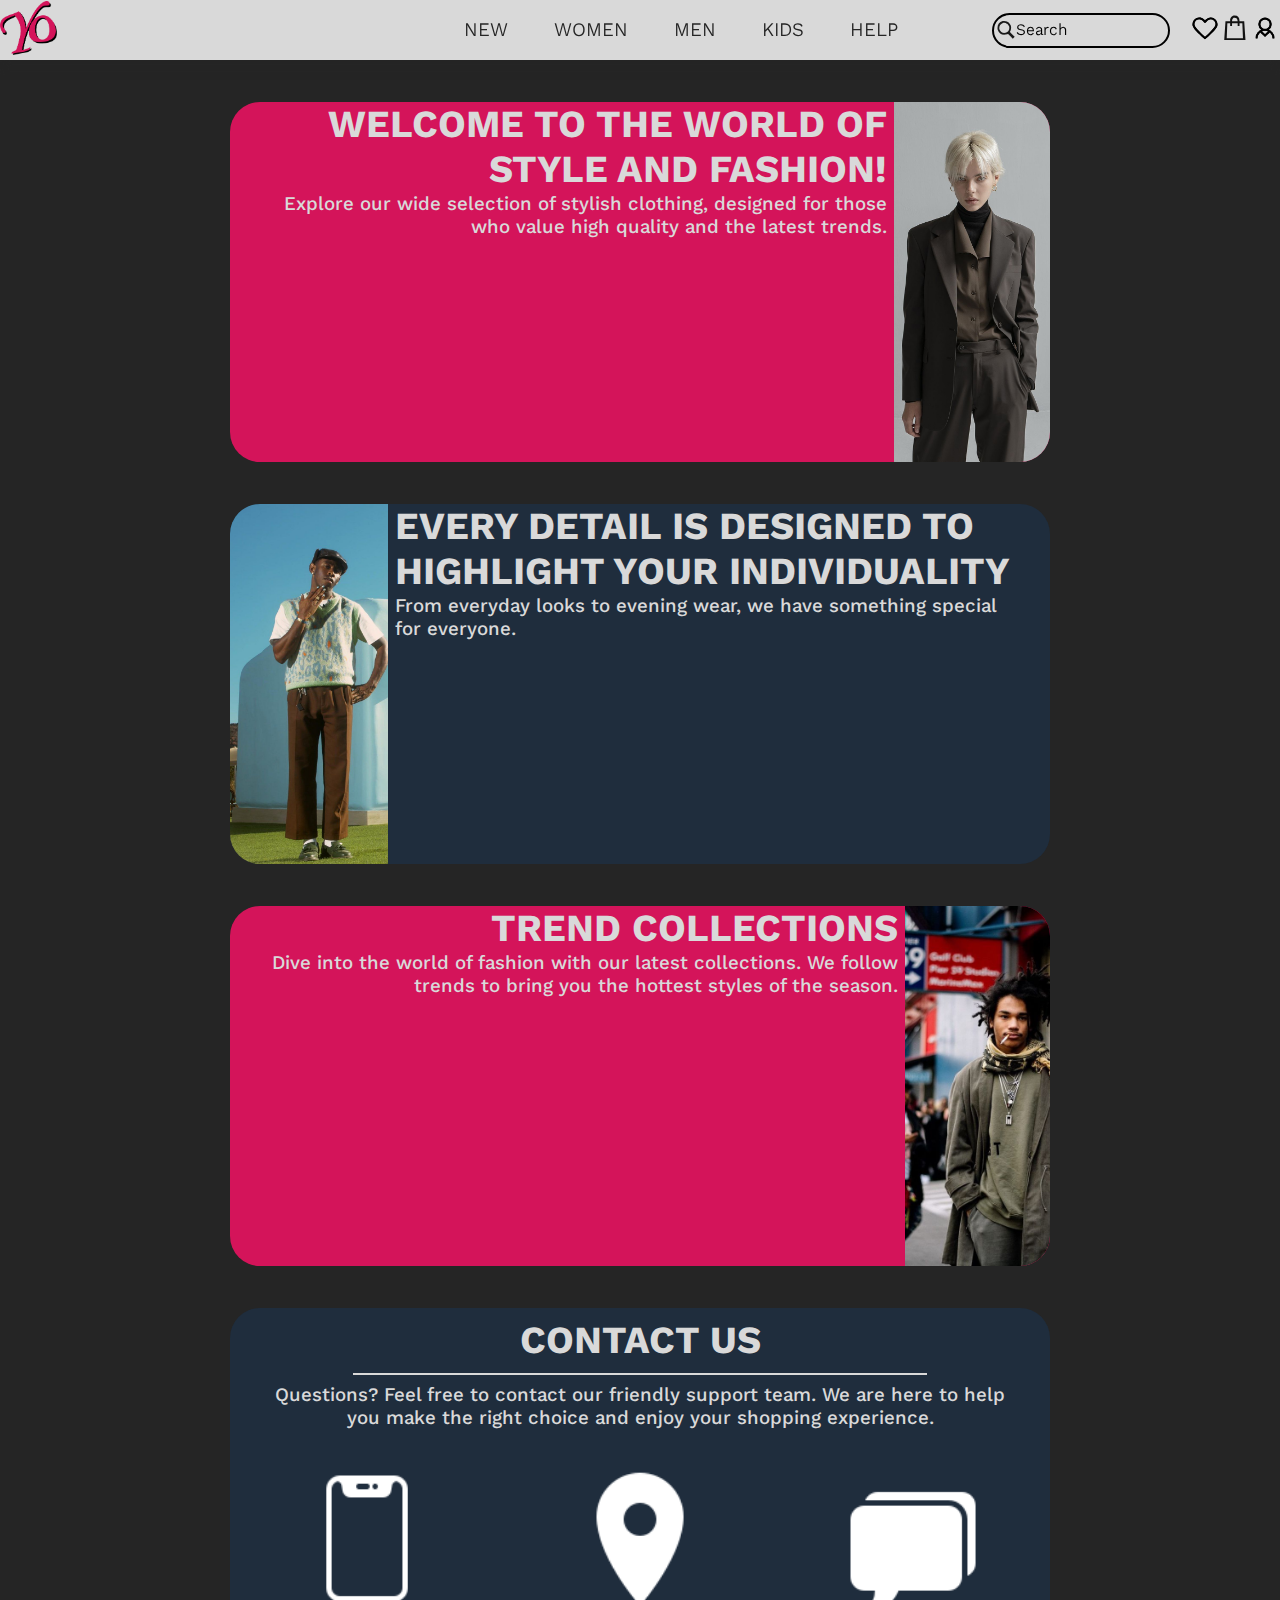
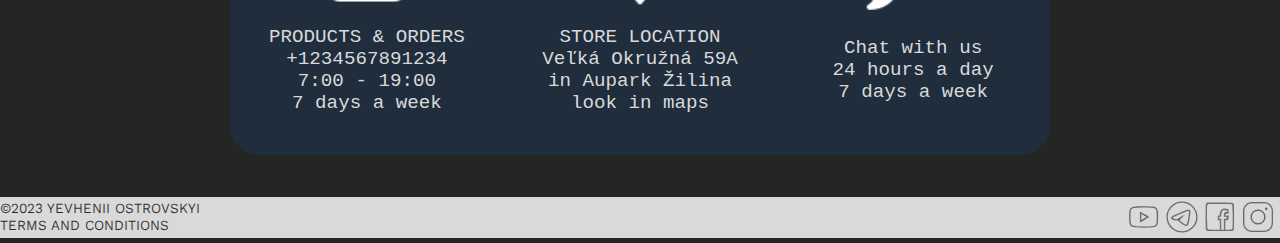
<file: index.html>
<!DOCTYPE html>
<html lang="en">
<head>
    <meta charset="UTF-8">
    <meta name="viewport" content="width=device-width, initial-scale=1.0">
    <title>YO shop</title>
    <link rel="icon" type="image/x-icon" href="logoo.ico">
    
    <link rel="stylesheet" href="style.css">
    <script src="https://ajax.googleapis.com/ajax/libs/jquery/3.7.1/jquery.min.js"></script> 
    <script src="js.js"></script>

    <link rel="preconnect" href="https://fonts.googleapis.com">
    <link rel="preconnect" href="https://fonts.gstatic.com" crossorigin>
    <link href="https://fonts.googleapis.com/css2?family=Kantumruy+Pro:wght@400;500&display=swap" rel="stylesheet">
    
</head>
<body>

    <div class="navbar">
        <header>
            <a href="index.html">
                <div id="logo">
                    <img src="icons_png/logoo.png" alt="logo_image" width="57px" height="54px">
                </div>
            </a>

                <ul id="about" class = "pp_menu">
                    <li><a href="#" title="NEW">NEW</a>
                        <ul>
                            <li><a href="new.html">NEW TRENDS</a></li>
                        </ul>
                    </li>
                    <li><a href="#" title="WOMEN">WOMEN</a>
                        <ul>
                            <li><a href="women.html">WOMEN CLOTHING</a></li>
                        </ul>
                    </li>
                    <li><a href="#" title="MEN">MEN</a>
                        <ul>
                            <li><a href="men.html">MEN CLOTHING</a></li>
                        </ul>
                    </li>
                    <li><a href="#" title="KIDS">KIDS</a>
                        <ul>
                            <li><a href="kids.html">KIDS CLOTHING</a></li>
                        </ul>
                    </li>
                    <li><a href="help.html" title="HELP">HELP</a></li>
                </ul>                   
                
                <div class="right">
                    <div class="search">
                        <div class="s_im"><img src="icons/find.svg" alt="logo_image" width="20px" height="20px"></div>
                        <div class="s_txt">Search</div>  
                    </div>  
                    <div class="liked">
                        <img class="liked" src="icons/srdce.svg" alt="Liked Image">
                    </div>
                    <div class="tobuy">
                        <img src="icons/bag.svg" alt="logo_image" width="30px" height="30px">
                    </div>
                    <div class="account">
                        <img class="account" src="icons_png/acc.png" alt="Account">
                    </div>
                    <div class="burger">
                        <img src="icons_png/menu (1).png" alt="logo_image" width="30px" height="30px">
                    </div>
                </div>     
                
                <nav class="side-bar">
                    <li  class = 'b1'><a href="#" title="NEW">NEW</a>
                        <ul class = "nt_show">
                            <li><a href="new.html">NEW TRENDS</a></li>
                        </ul>
                    </li>
                    <li><a href="#" class = 'b2' title="WOMEN">WOMEN</a>
                        <ul class = "w_show">
                            <li><a href="women.html">WOMEN CLOTHING</a></li>
                        </ul>
                    </li>
                    <li><a href="#" class = 'b3' title="MEN">MEN</a>
                        <ul class = "m_show">
                            <li><a href="men.html">MEN CLOTHING</a></li>
                        </ul>
                    </li>
                    <li><a href="#" class = 'b4' title="KIDS">KIDS</a>
                        <ul class = "k_show">
                            <li><a href="kids.html">KIDS CLOTHING</a></li>
                        </ul>
                    </li>
                    <li><a href="help.html" class = 'b5' title="HELP">HELP</a></li>
                </nav>
        </header>
    </div>

    <div class="mainstr" id = 'top'>
        <div class="card1">
            <div class="txt_in_card">
                <div class="main_txt_in_card">Welcome to the world of style and fashion!</div> 
                <div class="not_main_txt_in_card">Explore our wide selection of stylish clothing, designed for those who value high quality and the latest trends.</div>
            </div>
            <div class="pic"><img src="pics/67b6cdeb8bfdacdb42520d6355c8751a.jpg" alt="sexy boy" width="369px" height="552px"></div>
        </div>

        <div class="card2">
            <div class="pic1"><img src="pics/557af31736becf1cd7df1f129347bcf8.jpg" alt="sexy boy" width="551px" height="688px"></div>
            <div class="txt_in_card">
                <div class="main_txt_in_card_right">every detail is designed to highlight your individuality</div> 
                <div class="not_main_txt_in_card_right">From everyday looks to evening wear, we have something special for everyone.</div>
            </div>   
        </div>

        <div class="card3">
            <div class="txt_in_card">
                <div class="main_txt_in_card">Trend collections</div> 
                <div class="not_main_txt_in_card">Dive into the world of fashion with our latest collections. We follow trends to bring you the hottest styles of the season.</div>
            </div>   
            <div class="pic"><img src="pics/763ce337e3590c604d08fb7d0728b20e.jpg" alt="sexy boy" width="369px" height="554px"></div>
        </div>
    </div>
    <div class="contact_us">
        <div class="contact_us_text">
            <div class="cu_text">Contact US</div>
            <div class="line"> </div>
            <div class="cu_subtext">Questions? Feel free to contact our friendly support team. We are here to help you make the right choice and enjoy your shopping experience.</div>
        </div>
        <div class="cu_labels">
            <div class="cu_label">
                <img src="icons_png/phone.png" alt="phone" width="100px" height="100px">
                <pre>
PRODUCTS & ORDERS
+1234567891234
7:00 - 19:00
7 days a week
                </pre>
            </div>
            <div class="cu_label">
                <img src="icons_png/marker.png" alt="marker" width="100px" height="100px">
                <pre>
STORE LOCATION
Veľká Okružná 59A
in Aupark Žilina
<a href="https://www.openstreetmap.org/?mlat=49.22050&amp;mlon=18.74057#map=17/49.22050/18.74057&amp;layers=N" target="_blank" >look in maps</a>
                </pre>
            </div>
            <div class="cu_label">
                <img src="icons_png/chat.png" alt="chat" width="100px" height="100px">
                <pre>
Chat with us
24 hours a day
7 days a week
                </pre>
            </div>
        </div>
    </div>
  
    <div class="up_but" onclick="slowScroll('html')">
        <img src="icons_png/icons8-scroll-up-96.png" alt="logo_image" width="60px" height="60px">
    </div>

    <div class="footer">
        <div class="left">
            <div class="c">
                ©2023 YEVHENII OSTROVSKYI 
            </div>
            <div class="tac">
                Terms and conditions
            </div>     
        </div>
        <div class="right1">
            <img src="icons/utube.svg" alt="utube" width="34px" height="34x">
            <img src="icons/tel.svg" alt="utube" width="34px" height="34x">
            <img src="icons/face.svg" alt="utube" width="34px" height="34x">
            <img src="icons_png/inst.png" alt="utube" width="34px" height="34x">
        </div>
    </div>
<script src="js.js"></script>   
</body>
</html>
</file>
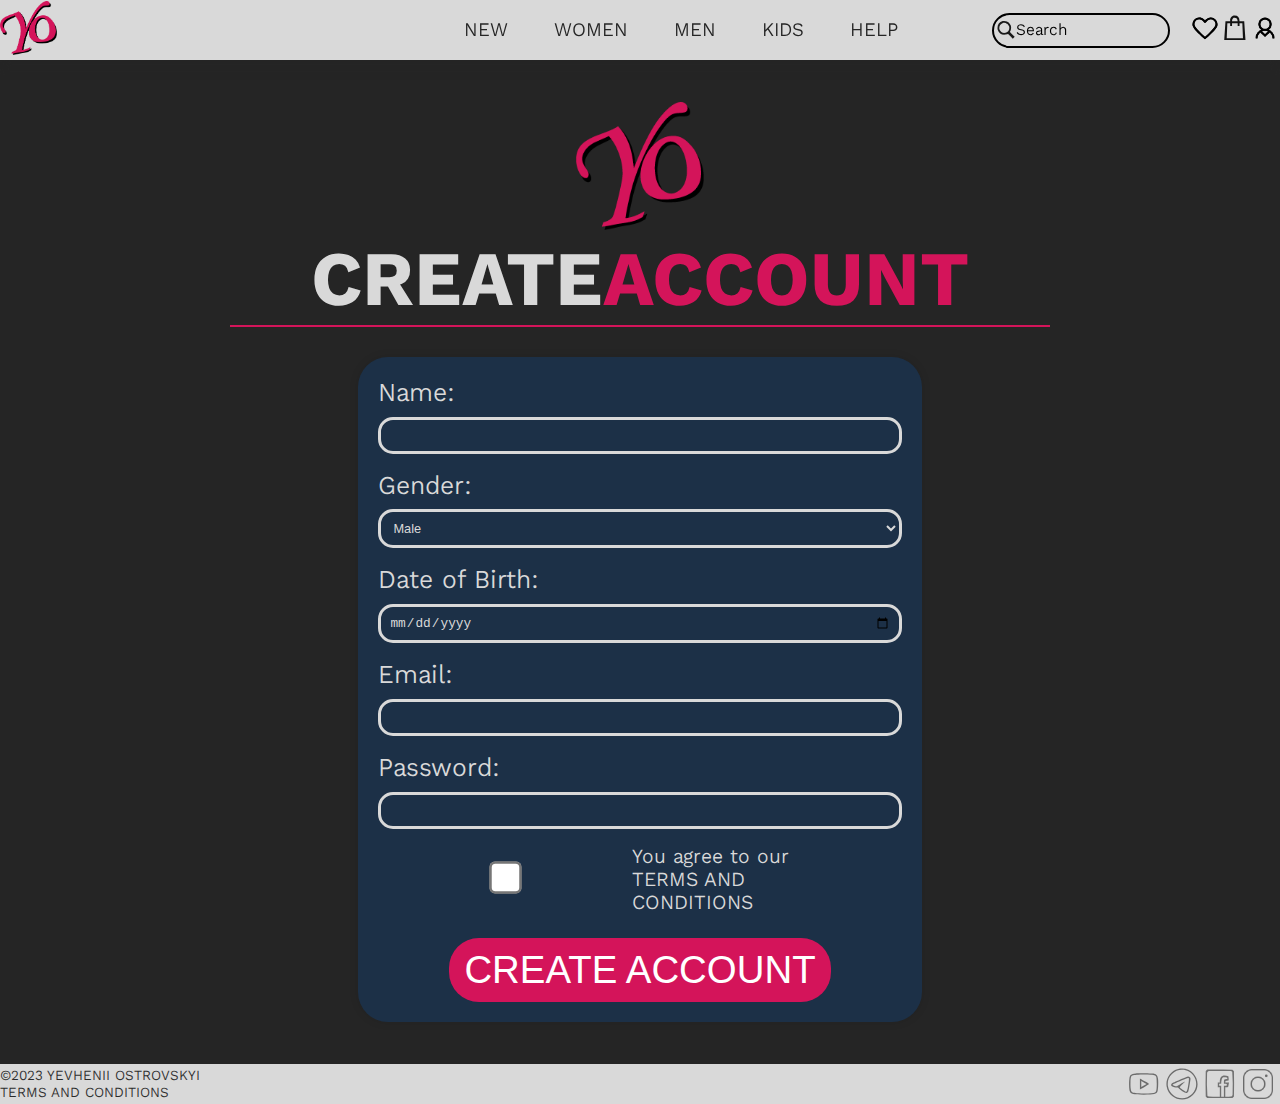
<file: account.html>
<!DOCTYPE html>
<html lang="en">
<head>
    <meta charset="UTF-8">
    <meta name="viewport" content="width=device-width, initial-scale=1.0">
    <title>YO PROFILE</title>
    <link rel="icon" type="image/x-icon" href="logoo.ico">
    
    <link rel="stylesheet" href="style.css">
    <script src="https://ajax.googleapis.com/ajax/libs/jquery/3.7.1/jquery.min.js"></script> 
    <script src="js.js"></script>

    <link rel="preconnect" href="https://fonts.googleapis.com">
    <link rel="preconnect" href="https://fonts.gstatic.com" crossorigin>
    <link href="https://fonts.googleapis.com/css2?family=Kantumruy+Pro:wght@400;500&display=swap" rel="stylesheet">
    
</head>
<body>

    <div class="navbar">
        <header>
            <a href="index.html">
                <div id="logo">
                    <img src="icons_png/logoo.png" alt="logo_image" width="57px" height="54px">
                </div>
            </a>

                <ul id="about" class = "pp_menu">
                    <li><a href="#" title="NEW">NEW</a>
                        <ul>
                            <li><a href="new.html">NEW TRENDS</a></li>
                        </ul>
                    </li>
                    <li><a href="#" title="WOMEN">WOMEN</a>
                        <ul>
                            <li><a href="women.html">WOMEN CLOTHING</a></li>
                        </ul>
                    </li>
                    <li><a href="#" title="MEN">MEN</a>
                        <ul>
                            <li><a href="men.html">MEN CLOTHING</a></li>
                        </ul>
                    </li>
                    <li><a href="#" title="KIDS">KIDS</a>
                        <ul>
                            <li><a href="kids.html">KIDS CLOTHING</a></li>
                        </ul>
                    </li>
                    <li><a href="help.html" title="HELP">HELP</a></li>
                </ul>                   
                
                <div class="right">
                    <div class="search">
                        <div class="s_im"><img src="icons/find.svg" alt="logo_image" width="20px" height="20px"></div>
                        <div class="s_txt">Search</div>  
                    </div>  
                    <div class="liked">
                        <img class="liked" src="icons/srdce.svg" alt="Liked Image">
                    </div>
                    <div class="tobuy">
                        <img src="icons/bag.svg" alt="logo_image" width="30px" height="30px">
                    </div>
                    <div class="account">
                        <img class="account" src="icons_png/acc.png" alt="Account">
                    </div>
                    <div class="burger">
                        <img src="icons_png/menu (1).png" alt="logo_image" width="30px" height="30px">
                    </div>
                </div>     
                
                <nav class="side-bar">
                    <li  class = 'b1'><a href="#" title="NEW">NEW</a>
                        <ul class = "nt_show">
                            <li><a href="new.html">NEW TRENDS</a></li>
                        </ul>
                    </li>
                    <li><a href="#" class = 'b2' title="WOMEN">WOMEN</a>
                        <ul class = "w_show">
                            <li><a href="women.html">WOMEN CLOTHING</a></li>
                        </ul>
                    </li>
                    <li><a href="#" class = 'b3' title="MEN">MEN</a>
                        <ul class = "m_show">
                            <li><a href="men.html">MEN CLOTHING</a></li>
                        </ul>
                    </li>
                    <li><a href="#" class = 'b4' title="KIDS">KIDS</a>
                        <ul class = "k_show">
                            <li><a href="kids.html">KIDS CLOTHING</a></li>
                        </ul>
                    </li>
                    <li><a href="help.html" class = 'b5' title="HELP">HELP</a></li>
                </nav>
        </header>
    </div>
    <div class="logo_big">
        <img src="icons_png/logoo.png" alt="logo_image" width="128px" height="128px">
    </div>
    <div class="gh">
        <div class="gh1">
            create
        </div>
        <div class="gh2">
            account
        </div>
    </div>
    
    <div class="line1">
            
    </div>
    <div class="account_progresion">
        <form>
            <label for="name">Name:</label>
            <input type="text" id="name" name="name" required>
        
            <label for="gender">Gender:</label>
            <select id="gender" name="gender" required>
                <option value="male">Male</option>
                <option value="female">Female</option>
                <option value="other">I am mechanic</option>
            </select>
        
            <label for="dob">Date of Birth:</label>
            <input type="date" id="dob" name="dob" required>
        
            <label for="email">Email:</label>
            <input type="email" id="email" name="email" required>
        
            <label for="password">Password:</label>
            <input type="password" id="password" name="password" required>
        
            <div class="checkbox-container">
                <input type="checkbox" id="agreement" name="agreement" required>
                <label for="agreement" id = "agr1">You agree to our TERMS AND CONDITIONS</label>
            </div>
        
            <button class="button open-popup" type="submit">CREATE ACCOUNT</button>
        </form>
    </div>

    <div class="popup-bg">
        <div class="popup">
            <div class="regs">registration successful</div>
            <div class="close-popup">GO SHOP</div>
        </div>
    </div>

    <div class="footer">
        <div class="left">
            <div class="c">
                ©2023 YEVHENII OSTROVSKYI 
            </div>
            <div class="tac">
                Terms and conditions
            </div>     
        </div>
        <div class="right1">
            <img src="icons/utube.svg" alt="utube" width="34px" height="34x">
            <img src="icons/tel.svg" alt="utube" width="34px" height="34x">
            <img src="icons/face.svg" alt="utube" width="34px" height="34x">
            <img src="icons_png/inst.png" alt="utube" width="34px" height="34x">
        </div>
    </div>
<script src="js.js"></script>   
</body>
</html>
</file>
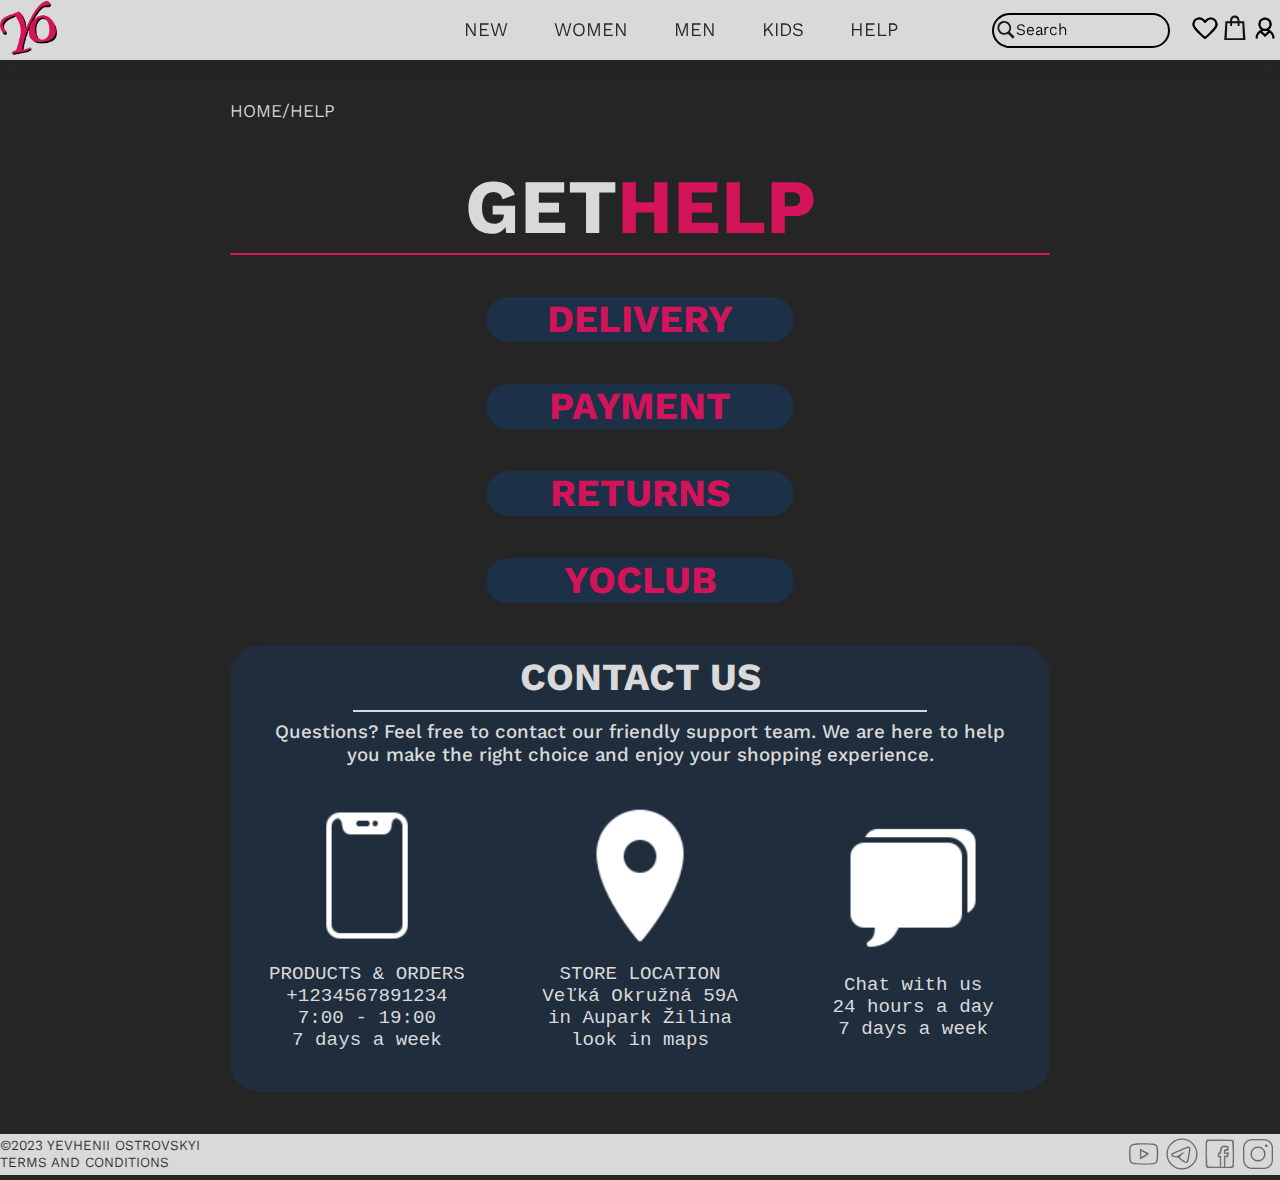
<file: help.html>
<!DOCTYPE html>
<html lang="en">
<head>
    <meta charset="UTF-8">
    <meta name="viewport" content="width=device-width, initial-scale=1.0">
    <title>HELP</title>
    <link rel="icon" type="image/x-icon" href="logoo.ico">
    
    <link rel="stylesheet" href="style.css">
    <script src="https://ajax.googleapis.com/ajax/libs/jquery/3.7.1/jquery.min.js"></script> 
    <script src="js.js"></script>

    <link rel="preconnect" href="https://fonts.googleapis.com">
    <link rel="preconnect" href="https://fonts.gstatic.com" crossorigin>
    <link href="https://fonts.googleapis.com/css2?family=Kantumruy+Pro:wght@400;500&display=swap" rel="stylesheet">
</head>
<body>
    <div class="navbar">
        <header>
            <a href="index.html">
                <div id="logo">
                    <img src="icons_png/logoo.png" alt="logo_image" width="57px" height="54px">
                </div>
            </a>

                <ul id="about" class = "pp_menu">
                    <li><a href="#" title="NEW">NEW</a>
                        <ul>
                            <li><a href="new.html">NEW TRENDS</a></li>
                        </ul>
                    </li>
                    <li><a href="#" title="WOMEN">WOMEN</a>
                        <ul>
                            <li><a href="women.html">WOMEN CLOTHING</a></li>
                        </ul>
                    </li>
                    <li><a href="#" title="MEN">MEN</a>
                        <ul>
                            <li><a href="men.html">MEN CLOTHING</a></li>
                        </ul>
                    </li>
                    <li><a href="#" title="KIDS">KIDS</a>
                        <ul>
                            <li><a href="kids.html">KIDS CLOTHING</a></li>
                        </ul>
                    </li>
                    <li><a href="help.html" title="HELP">HELP</a></li>
                </ul>                   
                
                <div class="right">
                    <div class="search">
                        <div class="s_im"><img src="icons/find.svg" alt="logo_image" width="20px" height="20px"></div>
                        <div class="s_txt">Search</div>  
                    </div>  
                    <div class="liked">
                        <img class="liked" src="icons/srdce.svg" alt="Liked Image">
                    </div>
                    <div class="tobuy">
                        <img src="icons/bag.svg" alt="logo_image" width="30px" height="30px">
                    </div>
                    <div class="account">
                        <img class="account" src="icons_png/acc.png" alt="Account">
                    </div>
                    <div class="burger">
                        <img src="icons_png/menu (1).png" alt="logo_image" width="30px" height="30px">
                    </div>
                </div>     
                
                <nav class="side-bar">
                    <li  class = 'b1'><a href="#" title="NEW">NEW</a>
                        <ul class = "nt_show">
                            <li><a href="new.html">NEW TRENDS</a></li>
                        </ul>
                    </li>
                    <li><a href="#" class = 'b2' title="WOMEN">WOMEN</a>
                        <ul class = "w_show">
                            <li><a href="women.html">WOMEN CLOTHING</a></li>
                        </ul>
                    </li>
                    <li><a href="#" class = 'b3' title="MEN">MEN</a>
                        <ul class = "m_show">
                            <li><a href="men.html">MEN CLOTHING</a></li>
                        </ul>
                    </li>
                    <li><a href="#" class = 'b4' title="KIDS">KIDS</a>
                        <ul class = "k_show">
                            <li><a href="kids.html">KIDS CLOTHING</a></li>
                        </ul>
                    </li>
                    <li><a href="help.html" class = 'b5' title="HELP">HELP</a></li>
                </nav>
        </header>
    </div>
    <div class="help_str">
        <div class="women_str">
            <div class="loc">
                home/help
            </div>
        </div>

        <div class="gh">
            <div class="gh1">get</div>
            <div class="gh2">help</div> 
        </div>
        <div class="line1">
            
        </div>
        <div class="help_b">
            <div class="delyvery">
                <a onclick="showNotification('Delivery')">Delivery</a>
            </div>
            <div class="payment">
                <a onclick="showNotification('Payment')">Payment</a>
            </div>
            <div class="returns">
                <a onclick="showNotification('Returns')">Returns</a>
            </div>
            <div class="yoclub">
                <a onclick="showNotification('Yoclub')">Yoclub</a>
            </div>
        </div>

        <div class="contact_us">
            <div class="contact_us_text">
                <div class="cu_text">Contact US</div>
                <div class="line"> </div>
                <div class="cu_subtext">Questions? Feel free to contact our friendly support team. We are here to help you make the right choice and enjoy your shopping experience.</div>
            </div>
            <div class="cu_labels">
                <div class="cu_label">
                    <img src="icons_png/phone.png" alt="phone" width="100px" height="100px">
                    <pre>
PRODUCTS & ORDERS
+1234567891234
7:00 - 19:00
7 days a week
                    </pre>
                </div>
                <div class="cu_label">
                    <img src="icons_png/marker.png" alt="marker" width="100px" height="100px">
                    <pre>
STORE LOCATION
Veľká Okružná 59A
in Aupark Žilina
<a href="https://www.openstreetmap.org/?mlat=49.22050&amp;mlon=18.74057#map=17/49.22050/18.74057&amp;layers=N" target="_blank" >look in maps</a>
                    </pre>
                </div>
                <div class="cu_label">
                    <img src="icons_png/chat.png" alt="chat" width="100px" height="100px">
                    <pre>
Chat with us
24 hours a day
7 days a week
                    </pre>
                </div>
            </div>
        </div>
    </div>
    <div class="up_but" onclick="slowScroll('html')">
        <img src="icons_png/icons8-scroll-up-96.png" alt="logo_image" width="60px" height="60px">
    </div>
    <div class="footer">
        <div class="left">
            <div class="c">
                ©2023 YEVHENII OSTROVSKYI 
            </div>
            <div class="tac">
                Terms and conditions
            </div>     
        </div>
        <div class="right1">
            <img src="icons/utube.svg" alt="utube" width="34px" height="34x">
            <img src="icons/tel.svg" alt="utube" width="34px" height="34x">
            <img src="icons/face.svg" alt="utube" width="34px" height="34x">
            <img src="icons_png/inst.png" alt="utube" width="34px" height="34x">
        </div>
    </div>
<script src="js.js"></script> 
</body>
</html>
</file>
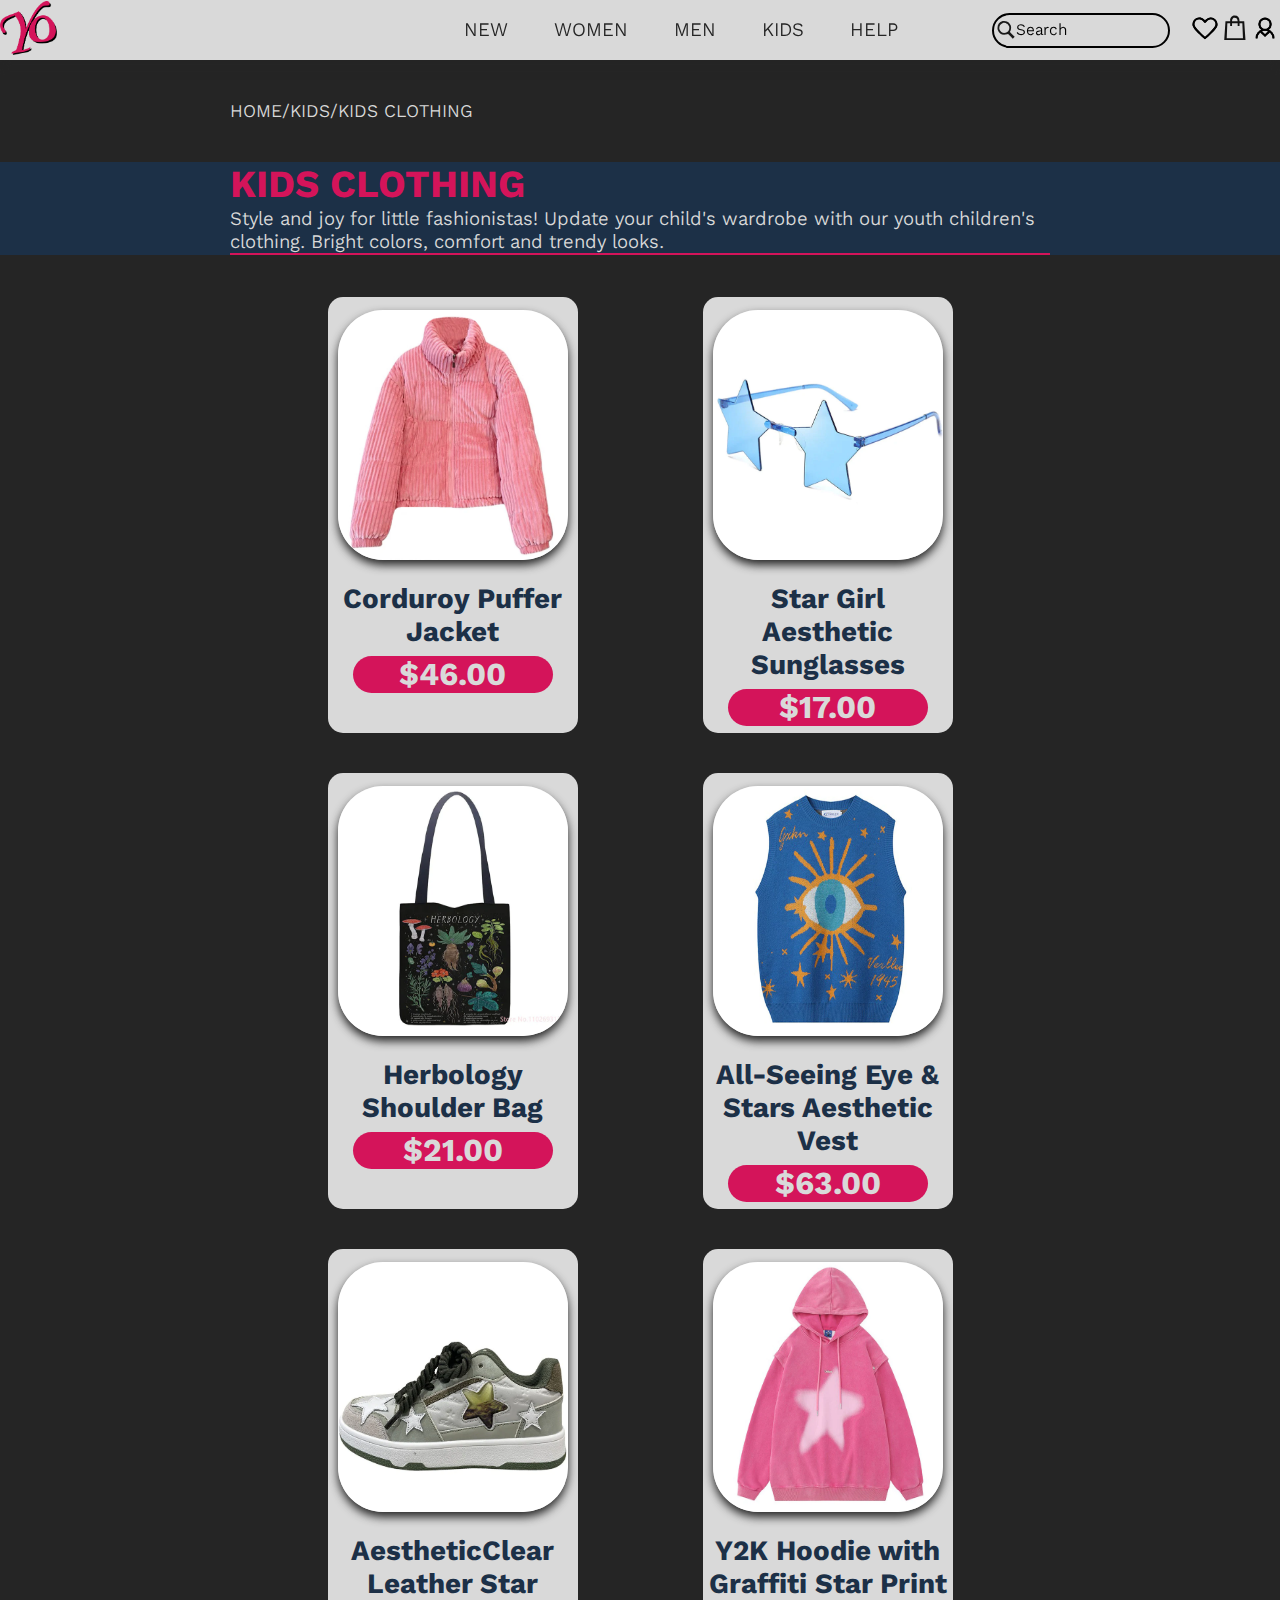
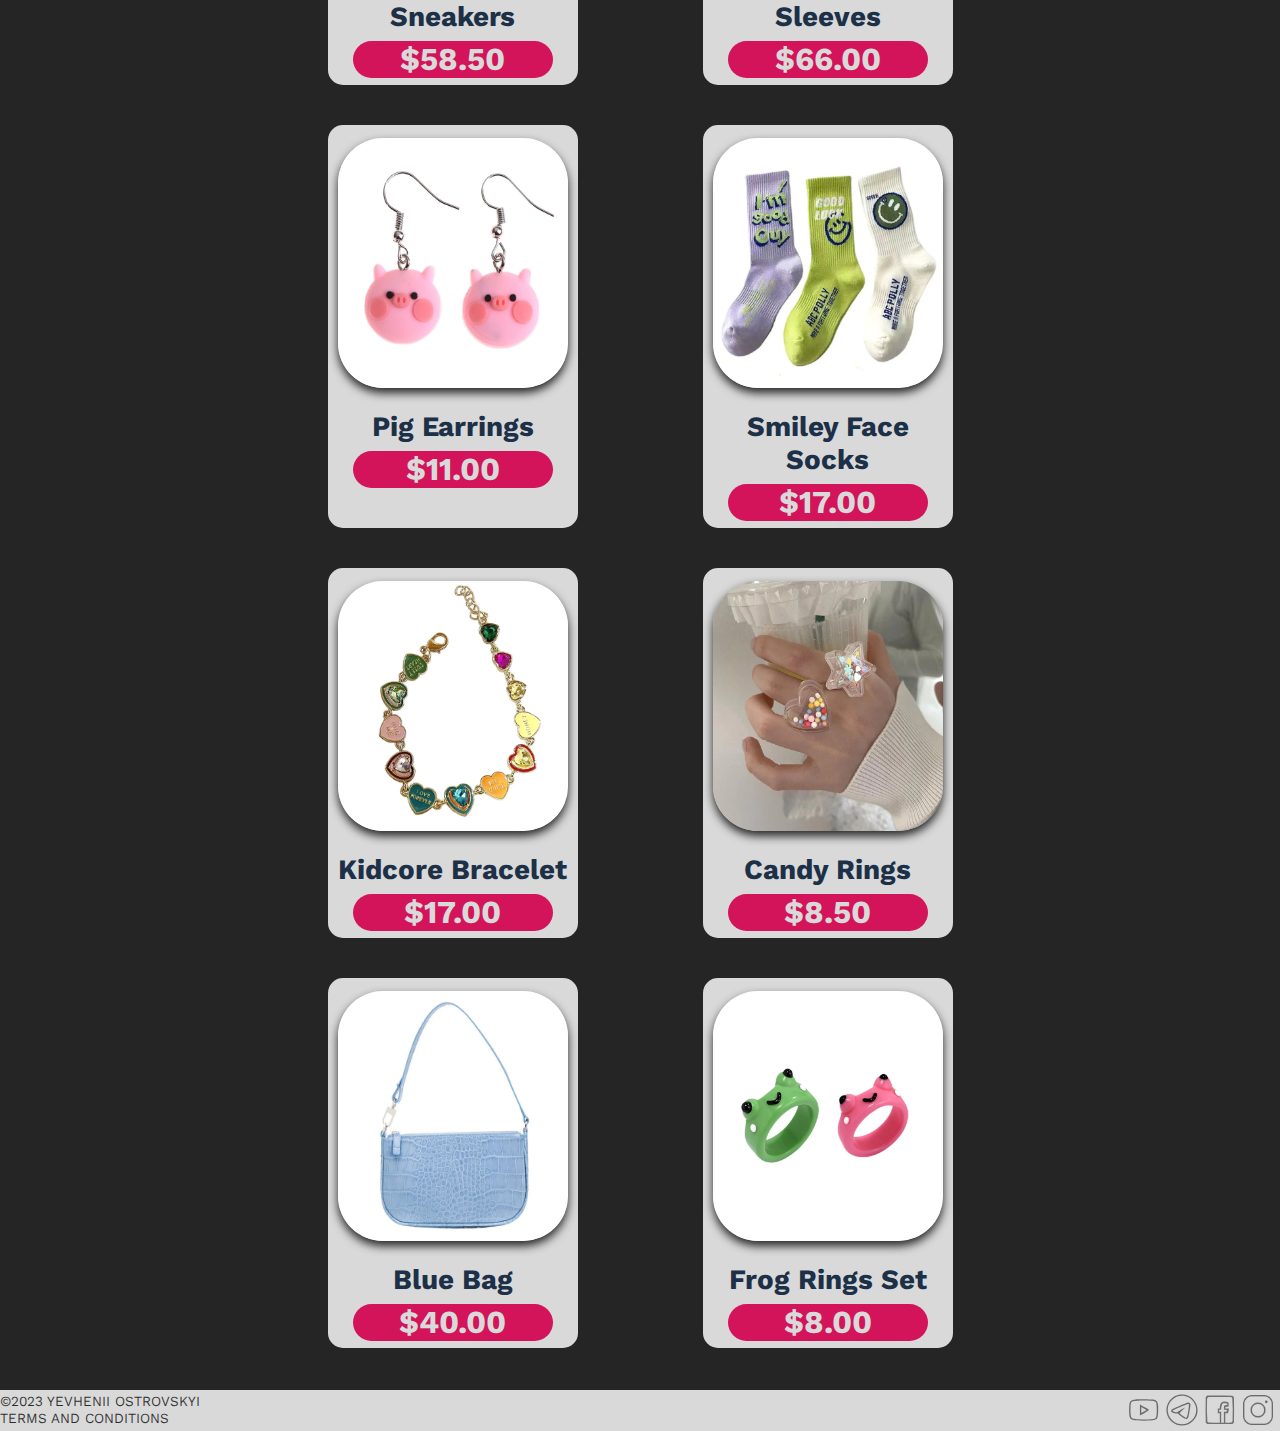
<file: kids.html>
<!DOCTYPE html>
<html lang="en">
<head>
    <meta charset="UTF-8">
    <meta name="viewport" content="width=device-width, initial-scale=1.0">
    <title>YO KIDS</title>
    <link rel="icon" type="image/x-icon" href="logoo.ico">
    
    <link rel="stylesheet" href="style.css">
    <script src="https://ajax.googleapis.com/ajax/libs/jquery/3.7.1/jquery.min.js"></script> 
    <script src="js.js"></script>

    <link rel="preconnect" href="https://fonts.googleapis.com">
    <link rel="preconnect" href="https://fonts.gstatic.com" crossorigin>
    <link href="https://fonts.googleapis.com/css2?family=Kantumruy+Pro:wght@400;500&display=swap" rel="stylesheet">
</head>
<body>
    <div class="navbar">
        <header>
            <a href="index.html">
                <div id="logo">
                    <img src="icons_png/logoo.png" alt="logo_image" width="57px" height="54px">
                </div>
            </a>

                <ul id="about" class = "pp_menu">
                    <li><a href="#" title="NEW">NEW</a>
                        <ul>
                            <li><a href="new.html">NEW TRENDS</a></li>
                        </ul>
                    </li>
                    <li><a href="#" title="WOMEN">WOMEN</a>
                        <ul>
                            <li><a href="women.html">WOMEN CLOTHING</a></li>
                        </ul>
                    </li>
                    <li><a href="#" title="MEN">MEN</a>
                        <ul>
                            <li><a href="men.html">MEN CLOTHING</a></li>
                        </ul>
                    </li>
                    <li><a href="#" title="KIDS">KIDS</a>
                        <ul>
                            <li><a href="kids.html">KIDS CLOTHING</a></li>
                        </ul>
                    </li>
                    <li><a href="help.html" title="HELP">HELP</a></li>
                </ul>                   
                
                <div class="right">
                    <div class="search">
                        <div class="s_im"><img src="icons/find.svg" alt="logo_image" width="20px" height="20px"></div>
                        <div class="s_txt">Search</div>  
                    </div>  
                    <div class="liked">
                        <img class="liked" src="icons/srdce.svg" alt="Liked Image">
                    </div>
                    <div class="tobuy">
                        <img src="icons/bag.svg" alt="logo_image" width="30px" height="30px">
                    </div>
                    <div class="account">
                        <img class="account" src="icons_png/acc.png" alt="Account">
                    </div>
                    <div class="burger">
                        <img src="icons_png/menu (1).png" alt="logo_image" width="30px" height="30px">
                    </div>
                </div>     
                
                <nav class="side-bar">
                    <li  class = 'b1'><a href="#" title="NEW">NEW</a>
                        <ul class = "nt_show">
                            <li><a href="new.html">NEW TRENDS</a></li>
                        </ul>
                    </li>
                    <li><a href="#" class = 'b2' title="WOMEN">WOMEN</a>
                        <ul class = "w_show">
                            <li><a href="women.html">WOMEN CLOTHING</a></li>
                        </ul>
                    </li>
                    <li><a href="#" class = 'b3' title="MEN">MEN</a>
                        <ul class = "m_show">
                            <li><a href="men.html">MEN CLOTHING</a></li>
                        </ul>
                    </li>
                    <li><a href="#" class = 'b4' title="KIDS">KIDS</a>
                        <ul class = "k_show">
                            <li><a href="kids.html">KIDS CLOTHING</a></li>
                        </ul>
                    </li>
                    <li><a href="help.html" class = 'b5' title="HELP">HELP</a></li>
                </nav>
        </header>
    </div>


    <div class="women_str">
        <div class="loc">
            home/kids/kids clothing
        </div>
    </div>

    <div class="pattern">
        <div class="pat_txt1">
            KIDS CLOTHING
        </div>
        <div class="pat_txt2">
            Style and joy for little fashionistas! Update your child's wardrobe with our youth children's clothing. Bright colors, comfort and trendy looks.
        </div>
        <div class="line1">

        </div>
    </div>

    <section class = "cards">
        <div class="container container_cards">
            <div class="card">
                <img src="pics/kids/corduroypufferjacketboogzelclothing_1_700x.webp" alt="logo_image" width="230px" height="20px">
                <div class="description">Corduroy Puffer Jacket</div>
                <div class="price_b">$46.00</div>
            </div>
            <div class="card">
                <img src="pics/kids/staraestheticsunglassesboogzelclothing_11_700x.webp" alt="logo_image" width="230px" height="20px">
                <div class="description">Star Girl Aesthetic Sunglasses</div>
                <div class="price_b">$17.00</div>
            </div>
            <div class="card">
                <img src="pics/kids/herbologyshoulderbagboogzelclothing_700x.webp" alt="logo_image" width="230px" height="20px">
                <div class="description">Herbology Shoulder Bag</div>
                <div class="price_b">$21.00</div>
            </div>
            <div class="card">
                <img src="pics/kids/eye-knit-vest-boogzel-clothing_1_750x.webp" alt="logo_image" width="230px" height="20px">
                <div class="description">All-Seeing Eye & Stars Aesthetic Vest</div>
                <div class="price_b">$63.00</div>
            </div>
            <div class="card">
                <img src="pics/kids/ClearStarGreyStarSneakers-ShoeMighty_5__1_695x.webp" alt="logo_image" width="230px" height="20px">
                <div class="description">AestheticClear Leather Star Sneakers</div>
                <div class="price_b">$58.50</div>
            </div>
            <div class="card">
                <img src="pics/kids/star-y2k-hoodie-boogzel-clothing_7_636x.webp" alt="logo_image" width="230px" height="20px">
                <div class="description">Y2K Hoodie with Graffiti Star Print Sleeves</div>
                <div class="price_b">$66.00</div>
            </div>
            <div class="card">
                <img src="pics/kids/pigearringsboogzelclothing_4_700x.webp" alt="logo_image" width="230px" height="20px">
                <div class="description">Pig Earrings</div>
                <div class="price_b">$11.00</div>
            </div>
            <div class="card">
                <img src="pics/kids/smileyfacesocksboogzelclothing_1_700x.webp" alt="logo_image" width="230px" height="20px">
                <div class="description">Smiley Face Socks</div>
                <div class="price_b">$17.00</div>
            </div>
            <div class="card">
                <img src="pics/kids/kidcorecolorfulheartsbraceletboogzelclothing_1_700x.webp" alt="logo_image" width="230px" height="20px">
                <div class="description">Kidcore Bracelet</div>
                <div class="price_b">$17.00</div>
            </div>
            <div class="card">
                <img src="pics/kids/CandyBeadsClearRingsboogzelclothing_2_800x.webp" alt="logo_image" width="230px" height="20px">
                <div class="description">Candy Rings</div>
                <div class="price_b">$8.50</div>
            </div>
            <div class="card">
                <img src="pics/kids/Baby-Blue-Baguette-Bag-Boogzel-Clothing_600x.webp" alt="logo_image" width="230px" height="20px">
                <div class="description">Blue Bag</div>
                <div class="price_b">$40.00</div>
            </div>
            <div class="card">
                <img src="pics/kids/frog-rings-boogzel-clothing_2_800x.webp" alt="logo_image" width="230px" height="20px">
                <div class="description">Frog Rings Set</div>
                <div class="price_b">$8.00</div>
            </div>
        </div>
    </section>
    <div class="up_but" onclick="slowScroll('html')">
        <img src="icons_png/icons8-scroll-up-96.png" alt="logo_image" width="60px" height="60px">
    </div>
    <div class="footer">
        <div class="left">
            <div class="c">
                ©2023 YEVHENII OSTROVSKYI 
            </div>
            <div class="tac">
                Terms and conditions
            </div>     
        </div>
        <div class="right1">
            <img src="icons/utube.svg" alt="utube" width="34px" height="34x">
            <img src="icons/tel.svg" alt="utube" width="34px" height="34x">
            <img src="icons/face.svg" alt="utube" width="34px" height="34x">
            <img src="icons_png/inst.png" alt="utube" width="34px" height="34x">
        </div>
    </div>
<script src="js.js"></script> 
</body>
</html>
</file>
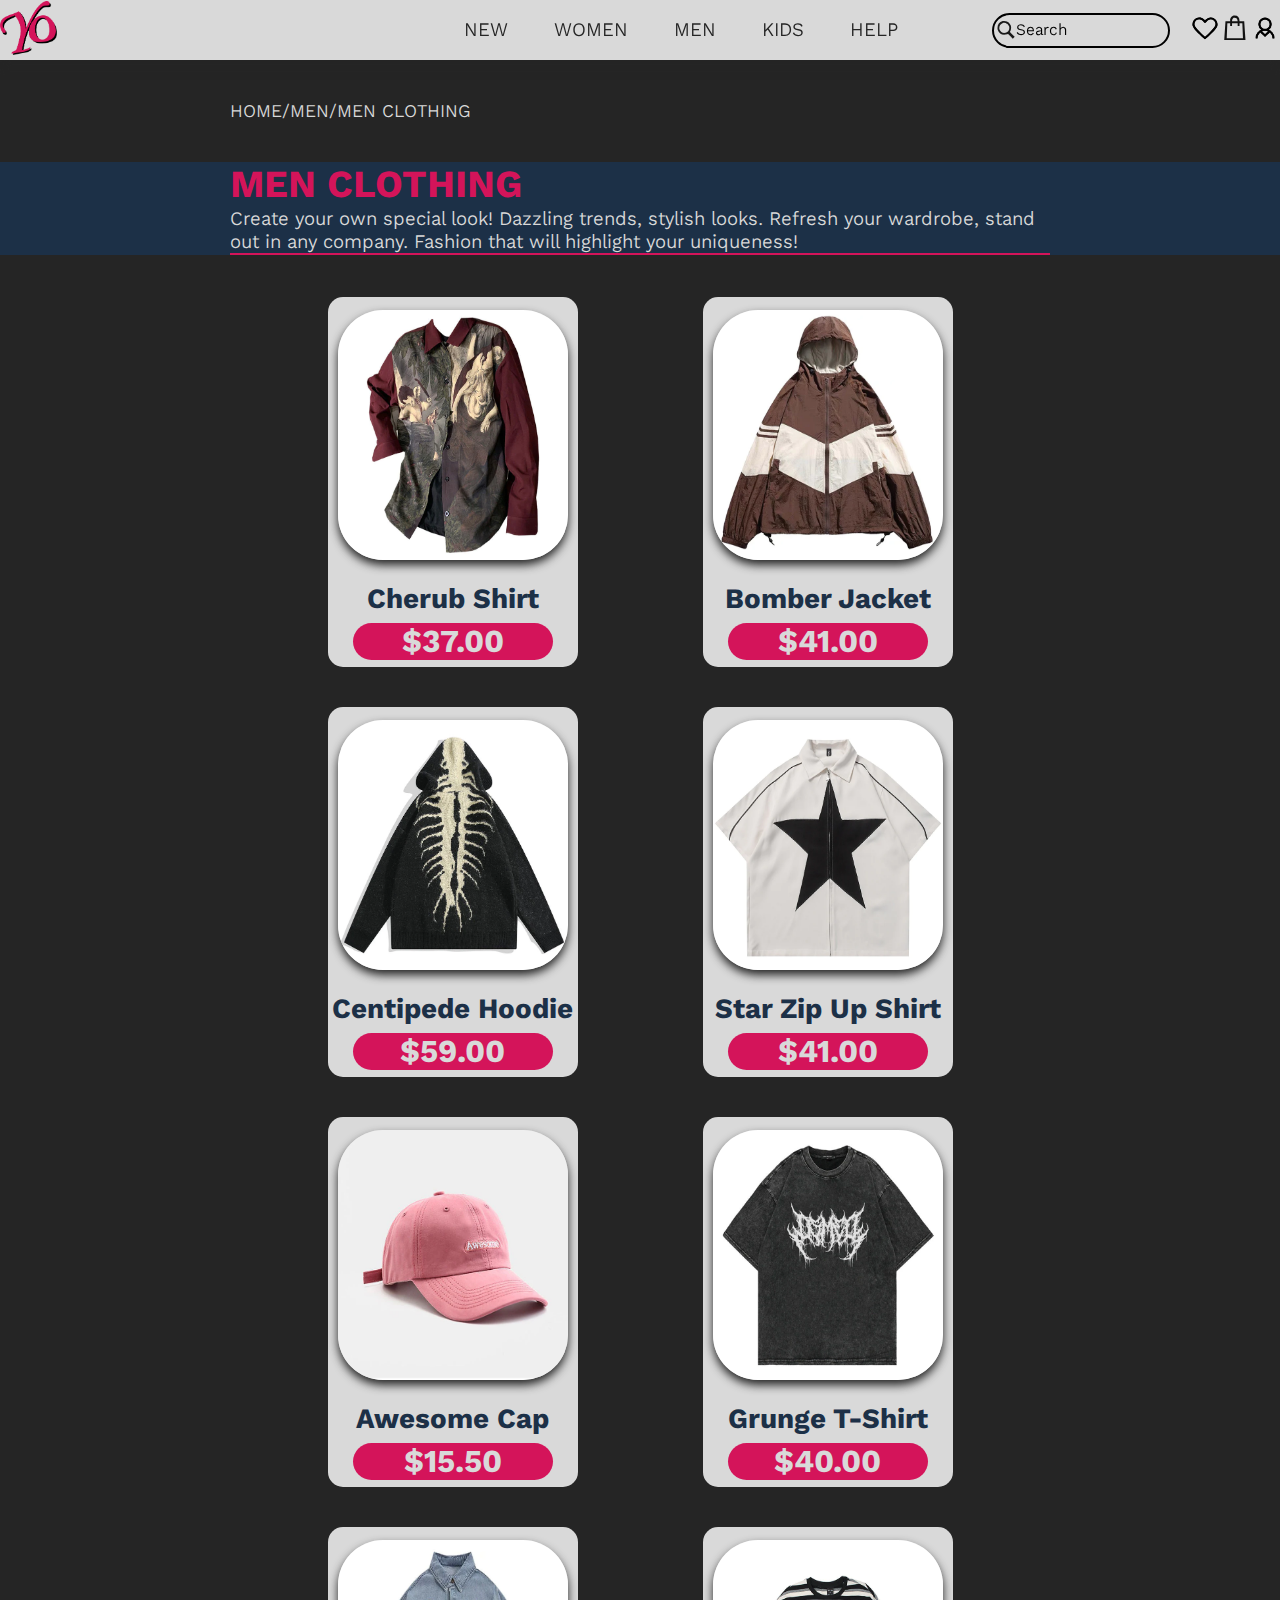
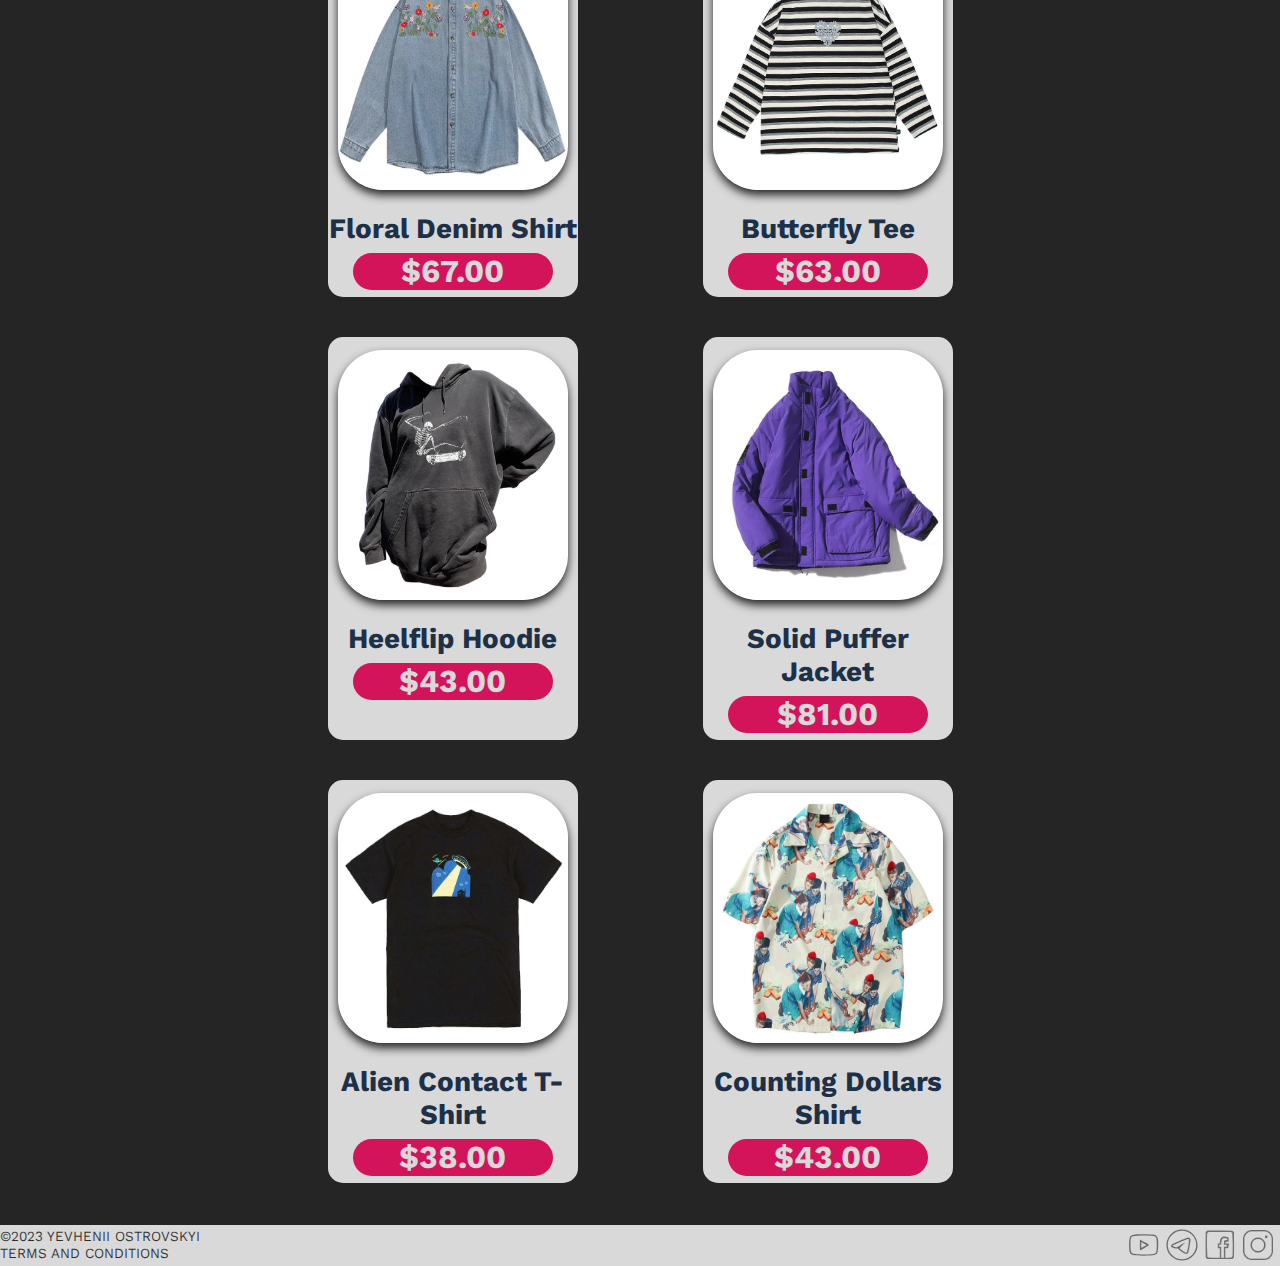
<file: men.html>
<!DOCTYPE html>
<html lang="en">
<head>
    <meta charset="UTF-8">
    <meta name="viewport" content="width=device-width, initial-scale=1.0">
    <title>YO MEN</title>
    <link rel="icon" type="image/x-icon" href="logoo.ico">
    
    <link rel="stylesheet" href="style.css">
    <script src="https://ajax.googleapis.com/ajax/libs/jquery/3.7.1/jquery.min.js"></script> 
    <script src="js.js"></script>

    <link rel="preconnect" href="https://fonts.googleapis.com">
    <link rel="preconnect" href="https://fonts.gstatic.com" crossorigin>
    <link href="https://fonts.googleapis.com/css2?family=Kantumruy+Pro:wght@400;500&display=swap" rel="stylesheet">
</head>
<body>
    <div class="navbar">
        <header>
            <a href="index.html">
                <div id="logo">
                    <img src="icons_png/logoo.png" alt="logo_image" width="57px" height="54px">
                </div>
            </a>

                <ul id="about" class = "pp_menu">
                    <li><a href="#" title="NEW">NEW</a>
                        <ul>
                            <li><a href="new.html">NEW TRENDS</a></li>
                        </ul>
                    </li>
                    <li><a href="#" title="WOMEN">WOMEN</a>
                        <ul>
                            <li><a href="women.html">WOMEN CLOTHING</a></li>
                        </ul>
                    </li>
                    <li><a href="#" title="MEN">MEN</a>
                        <ul>
                            <li><a href="men.html">MEN CLOTHING</a></li>
                        </ul>
                    </li>
                    <li><a href="#" title="KIDS">KIDS</a>
                        <ul>
                            <li><a href="kids.html">KIDS CLOTHING</a></li>
                        </ul>
                    </li>
                    <li><a href="help.html" title="HELP">HELP</a></li>
                </ul>                   
                
                <div class="right">
                    <div class="search">
                        <div class="s_im"><img src="icons/find.svg" alt="logo_image" width="20px" height="20px"></div>
                        <div class="s_txt">Search</div>  
                    </div>  
                    <div class="liked">
                        <img class="liked" src="icons/srdce.svg" alt="Liked Image">
                    </div>
                    <div class="tobuy">
                        <img src="icons/bag.svg" alt="logo_image" width="30px" height="30px">
                    </div>
                    <div class="account">
                        <img class="account" src="icons_png/acc.png" alt="Account">
                    </div>
                    <div class="burger">
                        <img src="icons_png/menu (1).png" alt="logo_image" width="30px" height="30px">
                    </div>
                </div>     
                
                <nav class="side-bar">
                    <li  class = 'b1'><a href="#" title="NEW">NEW</a>
                        <ul class = "nt_show">
                            <li><a href="new.html">NEW TRENDS</a></li>
                        </ul>
                    </li>
                    <li><a href="#" class = 'b2' title="WOMEN">WOMEN</a>
                        <ul class = "w_show">
                            <li><a href="women.html">WOMEN CLOTHING</a></li>
                        </ul>
                    </li>
                    <li><a href="#" class = 'b3' title="MEN">MEN</a>
                        <ul class = "m_show">
                            <li><a href="men.html">MEN CLOTHING</a></li>
                        </ul>
                    </li>
                    <li><a href="#" class = 'b4' title="KIDS">KIDS</a>
                        <ul class = "k_show">
                            <li><a href="kids.html">KIDS CLOTHING</a></li>
                        </ul>
                    </li>
                    <li><a href="help.html" class = 'b5' title="HELP">HELP</a></li>
                </nav>
        </header>
    </div>


    <div class="women_str">
        <div class="loc">
            home/men/men clothing
        </div>
    </div>

    <div class="pattern">
        <div class="pat_txt1">
            MEN CLOTHING
        </div>
        <div class="pat_txt2">
            Create your own special look! Dazzling trends, stylish looks. Refresh your wardrobe, stand out in any company. Fashion that will highlight your uniqueness!
        </div>
        <div class="line1">

        </div>
    </div>

    <section class = "cards">
        <div class="container container_cards">
            <div class="card">
                <img src="pics/men/angel_grunge_shirt_boogzel_2_713x.webp" alt="logo_image" width="230px" height="20px">
                <div class="description">Cherub Shirt</div>
                <div class="price_b">$37.00</div>
            </div>
            <div class="card">
                <img src="pics/men/90sbrownbomberoversizedjacketboogzelclothing_1_700x.webp" alt="logo_image" width="230px" height="20px">
                <div class="description">Bomber Jacket</div>
                <div class="price_b">$41.00</div>
            </div>
            <div class="card">
                <img src="pics/men/CentipedeKnitHoodieboogzelclothing_14_691x.webp" alt="logo_image" width="230px" height="20px">
                <div class="description">Centipede Hoodie</div>
                <div class="price_b">$59.00</div>
            </div>
            <div class="card">
                <img src="pics/men/starzipupoversizedshirtboogzelclothing_3_700x.webp" alt="logo_image" width="230px" height="20px">
                <div class="description">Star Zip Up Shirt</div>
                <div class="price_b">$41.00</div>
            </div>
            <div class="card">
                <img src="pics/men/awesome-embroidery-cap-boogzel-clothing_5_ed295ca0-3973-4afe-9bda-7979814082d7_639x.webp" alt="logo_image" width="230px" height="20px">
                <div class="description">Awesome Cap</div>
                <div class="price_b">$15.50</div>
            </div>
            <div class="card">
                <img src="pics/men/Dark-Grunge-Washed-T-Shirt-Boogzel-Clothing_700x.webp" alt="logo_image" width="230px" height="20px">
                <div class="description">Grunge T-Shirt</div>
                <div class="price_b">$40.00</div>
            </div>
            <div class="card">
                <img src="pics/men/Floral-Embroidery-Vintage-Denim-Shirt-Boogzel-Clothing_700x.webp" alt="logo_image" width="230px" height="20px">
                <div class="description">Floral Denim Shirt</div>
                <div class="price_b">$67.00</div>
            </div>
            <div class="card">
                <img src="pics/men/Butterfly-Striped-Long-Sleeve-Tee-Boogzel-Clothing_713x.webp" alt="logo_image" width="230px" height="20px">
                <div class="description">Butterfly Tee</div>
                <div class="price_b">$63.00</div>
            </div>
            <div class="card">
                <img src="pics/men/Varial-Heelflip-Hoodie-Boogzel-Clothing_760x.webp" alt="logo_image" width="230px" height="20px">
                <div class="description">Heelflip Hoodie</div>
                <div class="price_b">$43.00</div>
            </div>
            <div class="card">
                <img src="pics/men/Solid_Puffer_Jacket_at_Boogzel_Apparel_1_grande_4af6a54b-f14b-4fce-b160-997994e9a53c_614x.webp" alt="logo_image" width="230px" height="20px">
                <div class="description">Solid Puffer Jacket</div>
                <div class="price_b">$81.00</div>
            </div>
            <div class="card">
                <img src="pics/men/alien_contact_t-shirt_boogzel_3d275bc0-e55a-4b43-a2e5-afadf163012f_631x.webp" alt="logo_image" width="230px" height="20px">
                <div class="description">Alien Contact T-Shirt</div>
                <div class="price_b">$38.00</div>
            </div>
            <div class="card">
                <img src="pics/men/CountingDollarsShirt_3_600x.webp" alt="logo_image" width="230px" height="20px">
                <div class="description">Counting Dollars Shirt</div>
                <div class="price_b">$43.00</div>
            </div>
        </div>
    </section>
    <div class="up_but" onclick="slowScroll('html')">
        <img src="icons_png/icons8-scroll-up-96.png" alt="logo_image" width="60px" height="60px">
    </div>
    <div class="footer">
        <div class="left">
            <div class="c">
                ©2023 YEVHENII OSTROVSKYI 
            </div>
            <div class="tac">
                Terms and conditions
            </div>     
        </div>
        <div class="right1">
            <img src="icons/utube.svg" alt="utube" width="34px" height="34x">
            <img src="icons/tel.svg" alt="utube" width="34px" height="34x">
            <img src="icons/face.svg" alt="utube" width="34px" height="34x">
            <img src="icons_png/inst.png" alt="utube" width="34px" height="34x">
        </div>
    </div>
<script src="js.js"></script> 
</body>
</html>
</file>
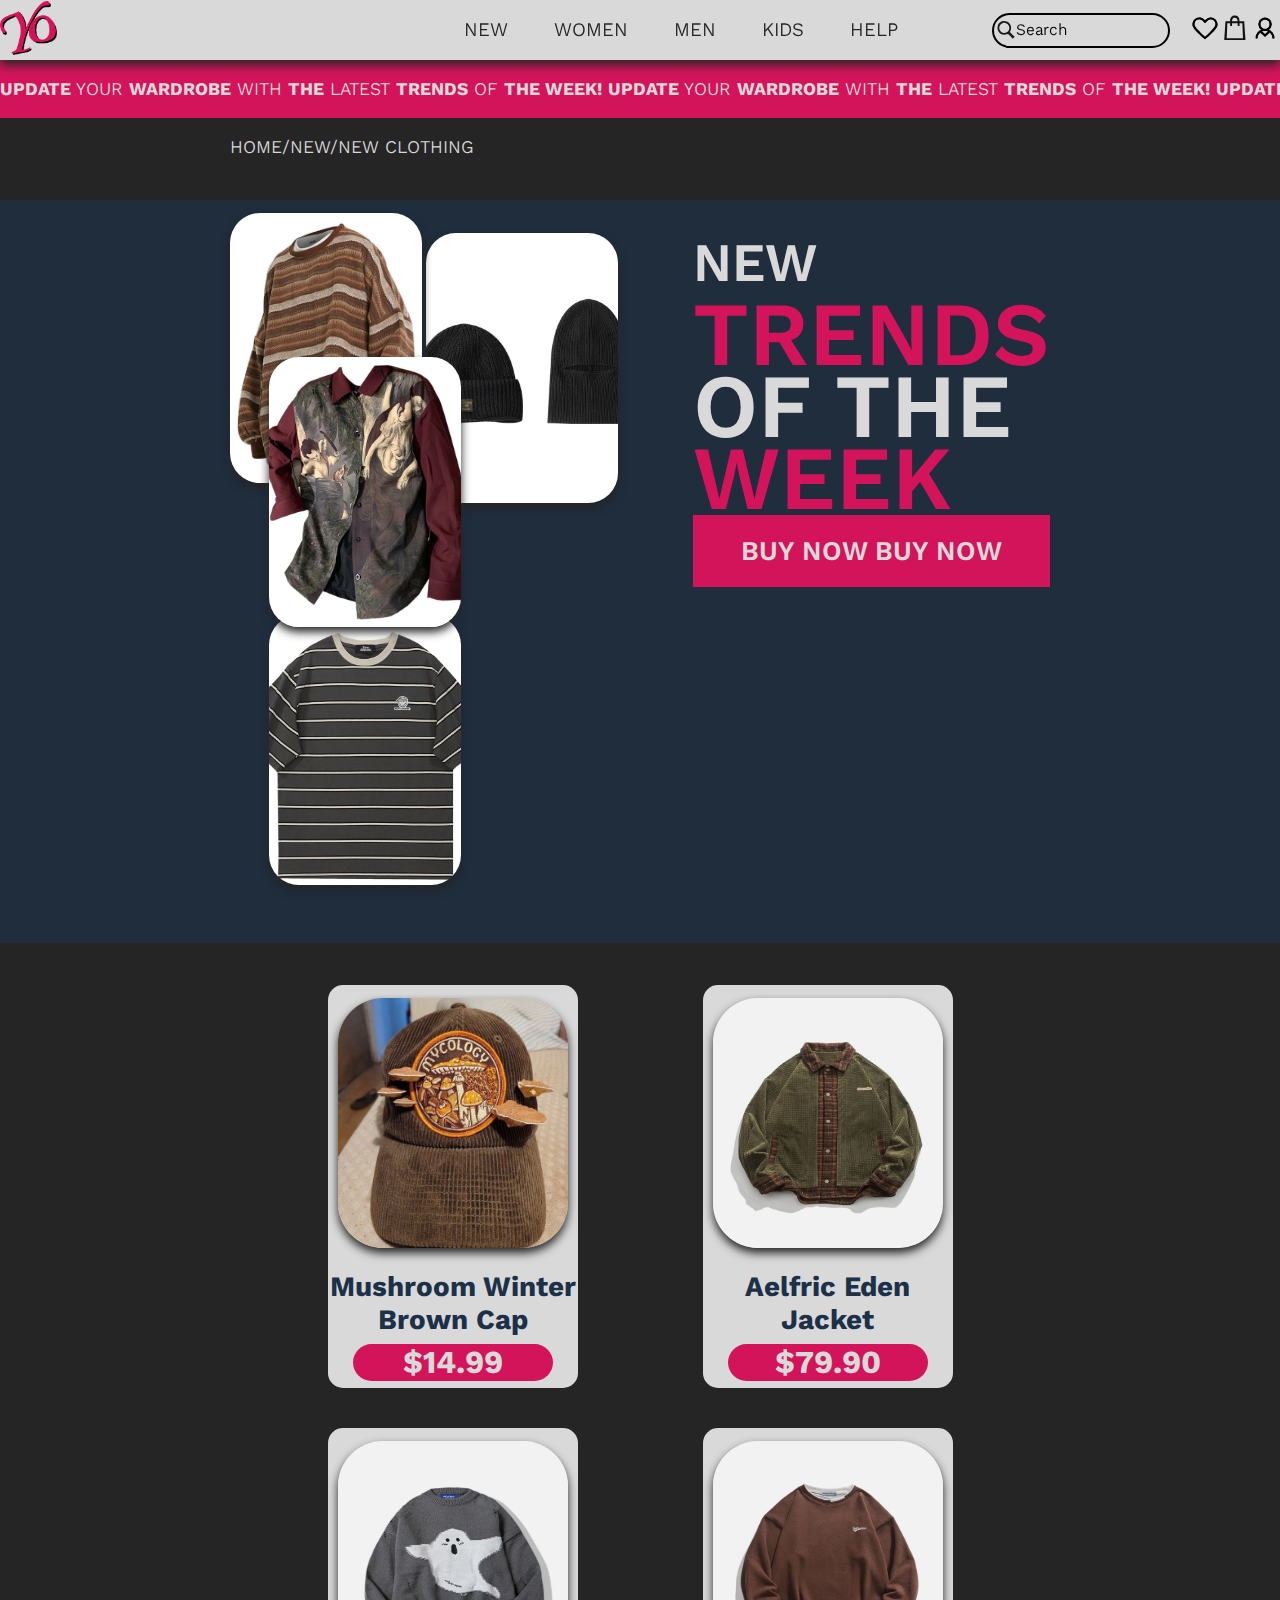
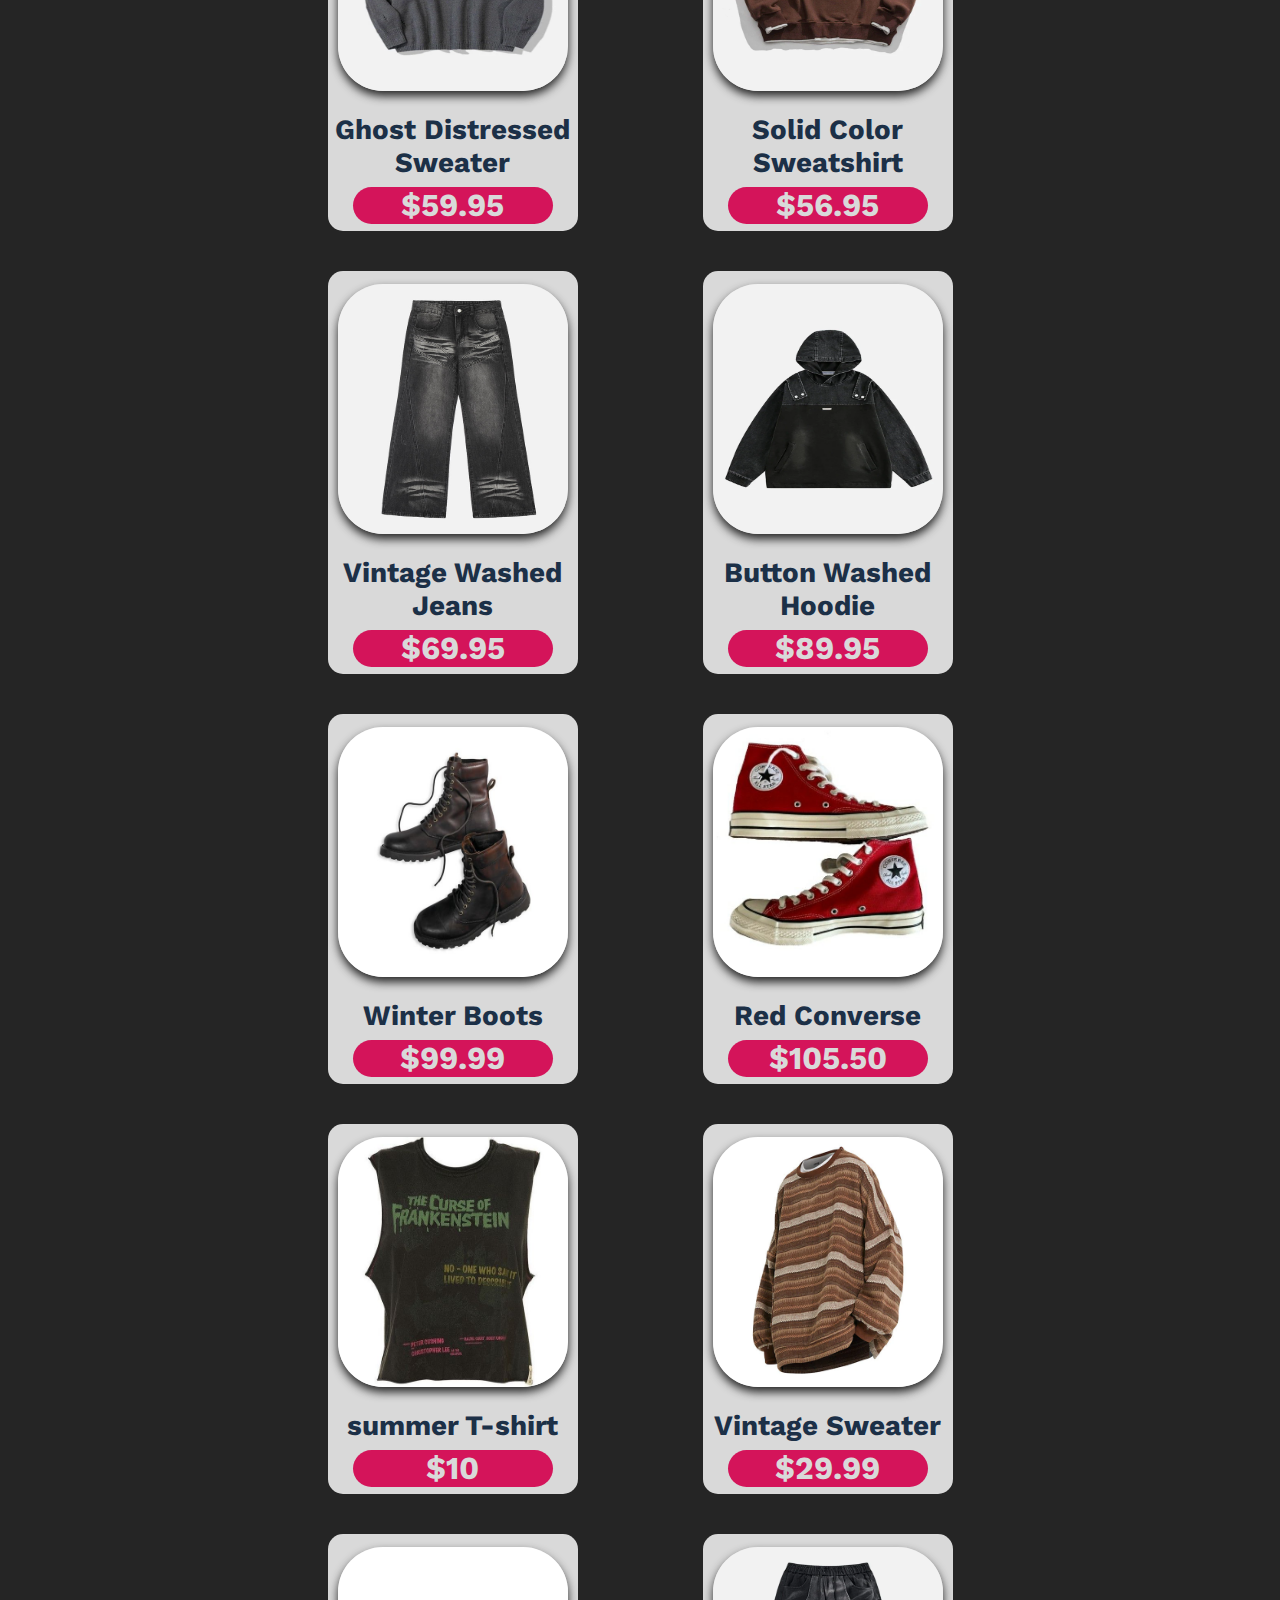
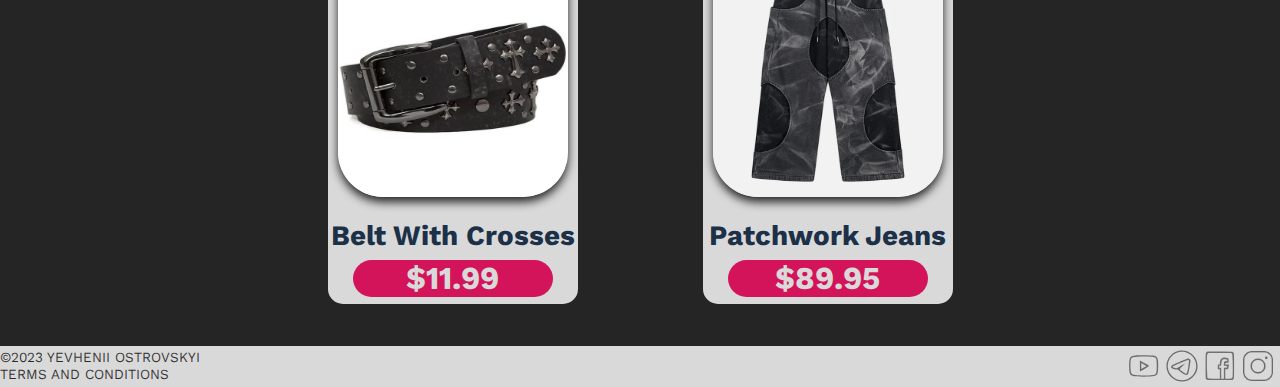
<file: new.html>
<!DOCTYPE html>
<html lang="en">
<head>
    <meta charset="UTF-8">
    <meta name="viewport" content="width=device-width, initial-scale=1.0">
    <title>YO NEW</title>
    <link rel="icon" type="image/x-icon" href="logoo.ico">
    

    <script src="https://ajax.googleapis.com/ajax/libs/jquery/3.7.1/jquery.min.js"></script> 
    <script src="js.js"></script>
    <link rel="preconnect" href="https://fonts.googleapis.com">
    <link rel="preconnect" href="https://fonts.gstatic.com" crossorigin>
    <link href="https://fonts.googleapis.com/css2?family=Kantumruy+Pro:wght@400;500&display=swap" rel="stylesheet">
    <link rel="stylesheet" href="style.css">
</head>
<body>
    <div class="navbar">
        <header>
            <a href="index.html">
                <div id="logo">
                    <img src="icons_png/logoo.png" alt="logo_image" width="57px" height="54px">
                </div>
            </a>

                <ul id="about" class = "pp_menu">
                    <li><a href="#" title="NEW">NEW</a>
                        <ul>
                            <li><a href="new.html">NEW TRENDS</a></li>
                        </ul>
                    </li>
                    <li><a href="#" title="WOMEN">WOMEN</a>
                        <ul>
                            <li><a href="women.html">WOMEN CLOTHING</a></li>
                        </ul>
                    </li>
                    <li><a href="#" title="MEN">MEN</a>
                        <ul>
                            <li><a href="men.html">MEN CLOTHING</a></li>
                        </ul>
                    </li>
                    <li><a href="#" title="KIDS">KIDS</a>
                        <ul>
                            <li><a href="kids.html">KIDS CLOTHING</a></li>
                        </ul>
                    </li>
                    <li><a href="help.html" title="HELP">HELP</a></li>
                </ul>                   
                
                <div class="right">
                    <div class="search">
                        <div class="s_im"><img src="icons/find.svg" alt="logo_image" width="20px" height="20px"></div>
                        <div class="s_txt">Search</div>  
                    </div>  
                    <div class="liked">
                        <img class="liked" src="icons/srdce.svg" alt="Liked Image">
                    </div>
                    <div class="tobuy">
                        <img src="icons/bag.svg" alt="logo_image" width="30px" height="30px">
                    </div>
                    <div class="account">
                        <img class="account" src="icons_png/acc.png" alt="Account">
                    </div>
                    <div class="burger">
                        <img src="icons_png/menu (1).png" alt="logo_image" width="30px" height="30px">
                    </div>
                </div>     
                
                <nav class="side-bar">
                    <li  class = 'b1'><a href="#" title="NEW">NEW</a>
                        <ul class = "nt_show">
                            <li><a href="new.html">NEW TRENDS</a></li>
                        </ul>
                    </li>
                    <li><a href="#" class = 'b2' title="WOMEN">WOMEN</a>
                        <ul class = "w_show">
                            <li><a href="women.html">WOMEN CLOTHING</a></li>
                        </ul>
                    </li>
                    <li><a href="#" class = 'b3' title="MEN">MEN</a>
                        <ul class = "m_show">
                            <li><a href="men.html">MEN CLOTHING</a></li>
                        </ul>
                    </li>
                    <li><a href="#" class = 'b4' title="KIDS">KIDS</a>
                        <ul class = "k_show">
                            <li><a href="kids.html">KIDS CLOTHING</a></li>
                        </ul>
                    </li>
                    <li><a href="help.html" class = 'b5' title="HELP">HELP</a></li>
                </nav>
        </header>
    </div>

    <div class="new_str">

        <div class="scrolling-text-container">
            <p id="scrolling-text">Your scrolling text goes here.</p>
        </div>

        <div class="loc">
            home/new/new clothing
        </div>
        
        <div class="new_Trends">
            <div class="new_Trends_in">
                <div class="pics">
                    <div class="p1">
                        <img  class = 'ptd' src="pics/80_sGrandmaSweater_1_600x.jpeg" alt="logo_image" width="260px" height="260px">
                        <img src="pics/O1CN01CamULi1tND8nKdkJv__2260675889-0-cib_800x.jpeg" alt="logo_image" width="260px" height="260px">
                    </div>
                    <div class="p2">
                        <img class = 'ptd' src="pics/angel_grunge_shirt_boogzel_2_713x.jpeg" alt="logo_image" width="260px" height="260px">
                        <img src="pics/S41b34afdd15d44d7bc29d0f89df6a1e8t.jpeg" alt="logo_image" width="260px" height="260px">
                    </div>
                </div>

                <div class="nt_text">
                    <div class="nt1">
                        new
                    </div>
                    <div class="nt2">
                        trends
                    </div>
                    <div class="nt3">
                        of the
                    </div>
                    <div class="nt4">
                        week
                    </div>
                    <div class="nt5">
                        buy now buy now
                    </div>
                </div>
            </div>
        </div>
        <section class = "cards">
            <div class="container container_cards">
                <div class="card">
                    <img src="pics/3c4b40a7b3f74a59df7dbaafa3e4e8b4.jpg" alt="logo_image" width="230px" height="20px">
                    <div class="description">Mushroom Winter Brown Cap</div>
                    <div class="price_b">$14.99</div>
                </div>
                <div class="card">
                    <img src="pics/ad43bcc833ef53020f6b17b21c5dc822.jpg" alt="logo_image" width="230px" height="20px">
                    <div class="description">Aelfric Eden Jacket</div>
                    <div class="price_b">$79.90</div>
                </div>
                <div class="card">
                    <img src="pics/88_79b7bd3c-25f1-4c8a-a88f-fe1316cd2219.webp" alt="logo_image" width="230px" height="20px">
                    <div class="description">Ghost Distressed Sweater</div>
                    <div class="price_b">$59.95</div>
                </div>
                <div class="card">
                    <img src="pics/jpeg_f60f0116-be30-4d4b-b86c-2ce258a7c79d.webp" alt="logo_image" width="230px" height="20px">
                    <div class="description">Solid Color Sweatshirt</div>
                    <div class="price_b">$56.95</div>
                </div>
                <div class="card">
                    <img src="pics/jpeg_b9476fe8-78df-4daf-acff-22020dce3d00.jpg" alt="logo_image" width="230px" height="20px">
                    <div class="description">Vintage Washed Jeans</div>
                    <div class="price_b">$69.95</div>
                </div>
                <div class="card">
                    <img src="pics/jpeg_5998c6dd-e482-4637-b11c-457a99474506.webp" alt="logo_image" width="230px" height="20px">
                    <div class="description">Button Washed Hoodie</div>
                    <div class="price_b">$89.95</div>
                </div>
                <div class="card">
                    <img src="pics/16d756eaf91e00bfa77052cc5e4c81c5.jpg" alt="logo_image" width="230px" height="20px">
                    <div class="description">Winter Boots</div>
                    <div class="price_b">$99.99</div>
                </div>
                <div class="card">
                    <img src="pics/f4bd1d42f86bbeb2f229a5d940da7945.jpg" alt="logo_image" width="230px" height="20px">
                    <div class="description">Red Converse</div>
                    <div class="price_b">$105.50</div>
                </div>
                <div class="card">
                    <img src="pics/a3c06b4703de356b752a4f115997d1f0.jpg" alt="logo_image" width="230px" height="20px">
                    <div class="description">summer T-shirt</div>
                    <div class="price_b">$10</div>
                </div>
                <div class="card">
                    <img src="pics/80_sGrandmaSweater_1_600x.jpeg" alt="logo_image" width="230px" height="20px">
                    <div class="description">Vintage Sweater</div>
                    <div class="price_b">$29.99</div>
                </div>
                <div class="card">
                    <img src="pics/8dac895a18a86ebcf13230eb53505656.jpg" alt="logo_image" width="230px" height="20px">
                    <div class="description">Belt With Crosses</div>
                    <div class="price_b">$11.99</div>
                </div>
                <div class="card">
                    <img src="pics/jpeg_95bcb0d0-538d-4cda-8ee1-197196c91763.webp" alt="logo_image" width="230px" height="20px">
                    <div class="description">Patchwork Jeans</div>
                    <div class="price_b">$89.95</div>
                </div>
            </div>
        </section>
    </div>


    <div class="up_but" onclick="slowScroll('html')">
        <img src="icons_png/icons8-scroll-up-96.png" alt="logo_image" width="60px" height="60px">
    </div>
    <div class="footer">
        <div class="left">
            <div class="c">
                ©2023 YEVHENII OSTROVSKYI 
            </div>
            <div class="tac">
                Terms and conditions
            </div>     
        </div>
        <div class="right1">
            <img src="icons/utube.svg" alt="utube" width="34px" height="34x">
            <img src="icons/tel.svg" alt="utube" width="34px" height="34x">
            <img src="icons/face.svg" alt="utube" width="34px" height="34x">
            <img src="icons_png/inst.png" alt="utube" width="34px" height="34x">
        </div>
    </div>
<script src="js.js"></script> 
</body>
</html>
</file>
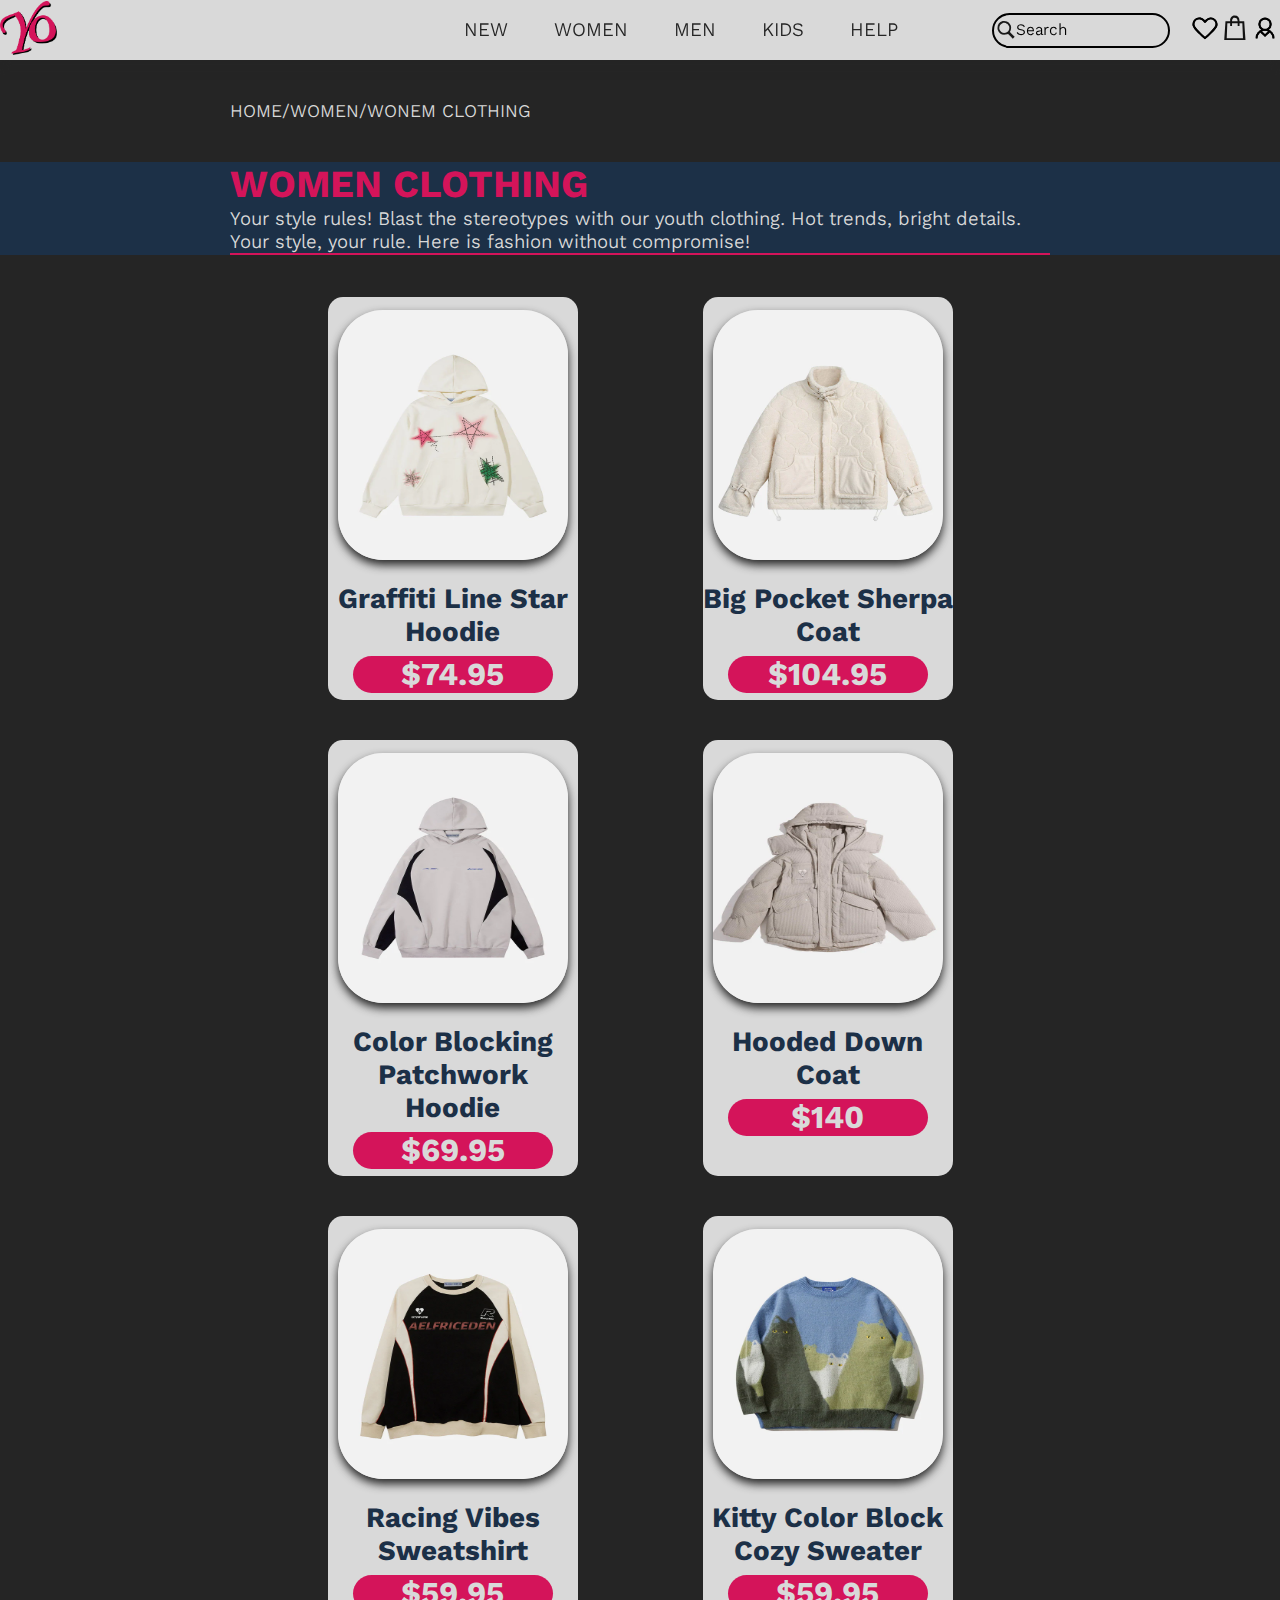
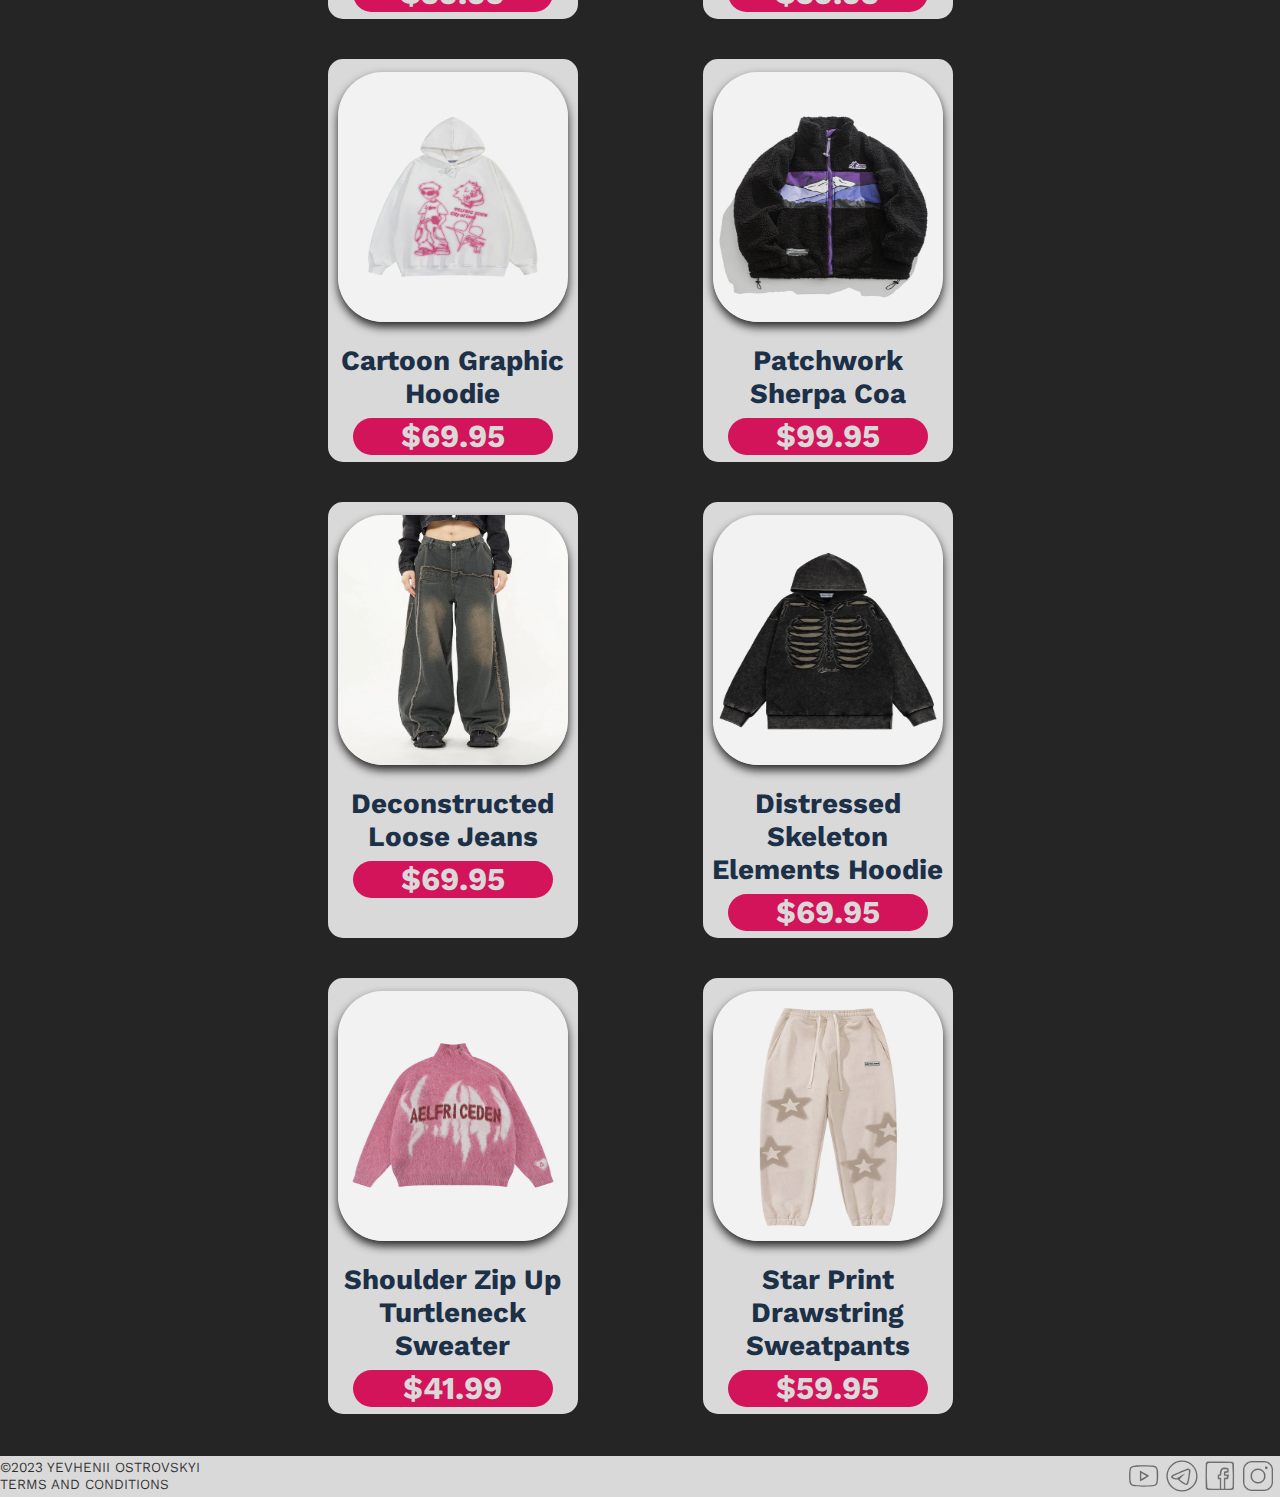
<file: women.html>
<!DOCTYPE html>
<html lang="en">
<head>
    <meta charset="UTF-8">
    <meta name="viewport" content="width=device-width, initial-scale=1.0">
    <title>YO WOMEN</title>
    <link rel="icon" type="image/x-icon" href="logoo.ico">
    
    <link rel="stylesheet" href="style.css">
    <script src="https://ajax.googleapis.com/ajax/libs/jquery/3.7.1/jquery.min.js"></script> 
    <script src="js.js"></script>

    <link rel="preconnect" href="https://fonts.googleapis.com">
    <link rel="preconnect" href="https://fonts.gstatic.com" crossorigin>
    <link href="https://fonts.googleapis.com/css2?family=Kantumruy+Pro:wght@400;500&display=swap" rel="stylesheet">
</head>
<body>
    <div class="navbar">
        <header>
            <a href="index.html">
                <div id="logo">
                    <img src="icons_png/logoo.png" alt="logo_image" width="57px" height="54px">
                </div>
            </a>

                <ul id="about" class = "pp_menu">
                    <li><a href="#" title="NEW">NEW</a>
                        <ul>
                            <li><a href="new.html">NEW TRENDS</a></li>
                        </ul>
                    </li>
                    <li><a href="#" title="WOMEN">WOMEN</a>
                        <ul>
                            <li><a href="women.html">WOMEN CLOTHING</a></li>
                        </ul>
                    </li>
                    <li><a href="#" title="MEN">MEN</a>
                        <ul>
                            <li><a href="men.html">MEN CLOTHING</a></li>
                        </ul>
                    </li>
                    <li><a href="#" title="KIDS">KIDS</a>
                        <ul>
                            <li><a href="kids.html">KIDS CLOTHING</a></li>
                        </ul>
                    </li>
                    <li><a href="help.html" title="HELP">HELP</a></li>
                </ul>                   
                
                <div class="right">
                    <div class="search">
                        <div class="s_im"><img src="icons/find.svg" alt="logo_image" width="20px" height="20px"></div>
                        <div class="s_txt">Search</div>  
                    </div>  
                    <div class="liked">
                        <img class="liked" src="icons/srdce.svg" alt="Liked Image">
                    </div>
                    <div class="tobuy">
                        <img src="icons/bag.svg" alt="logo_image" width="30px" height="30px">
                    </div>
                    <div class="account">
                        <img class="account" src="icons_png/acc.png" alt="Account">
                    </div>
                    <div class="burger">
                        <img src="icons_png/menu (1).png" alt="logo_image" width="30px" height="30px">
                    </div>
                </div>     
                
                <nav class="side-bar">
                    <li  class = 'b1'><a href="#" title="NEW">NEW</a>
                        <ul class = "nt_show">
                            <li><a href="new.html">NEW TRENDS</a></li>
                        </ul>
                    </li>
                    <li><a href="#" class = 'b2' title="WOMEN">WOMEN</a>
                        <ul class = "w_show">
                            <li><a href="women.html">WOMEN CLOTHING</a></li>
                        </ul>
                    </li>
                    <li><a href="#" class = 'b3' title="MEN">MEN</a>
                        <ul class = "m_show">
                            <li><a href="men.html">MEN CLOTHING</a></li>
                        </ul>
                    </li>
                    <li><a href="#" class = 'b4' title="KIDS">KIDS</a>
                        <ul class = "k_show">
                            <li><a href="kids.html">KIDS CLOTHING</a></li>
                        </ul>
                    </li>
                    <li><a href="help.html" class = 'b5' title="HELP">HELP</a></li>
                </nav>
        </header>
    </div>

    <div class="women_str">
        <div class="loc">
            home/women/wonem clothing
        </div>
    </div>

    <div class="pattern">
        <div class="pat_txt1">
            WOMEN CLOTHING
        </div>
        <div class="pat_txt2">
            Your style rules! Blast the stereotypes with our youth clothing. Hot trends, bright details. Your style, your rule. Here is fashion without compromise!
        </div>
        <div class="line1">

        </div>
    </div>

    <section class = "cards">
        <div class="container container_cards">
            <div class="card">
                <img src="pics/women/jpeg_523a60e1-a855-4cd9-aa5b-307d9d106ce7.webp" alt="logo_image" width="230px" height="20px">
                <div class="description">Graffiti Line Star Hoodie</div>
                <div class="price_b">$74.95</div>
            </div>
            <div class="card">
                <img src="pics/women/jpeg_b7b8fa2f-ff76-4a85-ba0c-5bd8032d702d.webp" alt="logo_image" width="230px" height="20px">
                <div class="description">Big Pocket Sherpa Coat</div>
                <div class="price_b">$104.95</div>
            </div>
            <div class="card">
                <img src="pics/women/jpeg_daa0a1d9-0a75-4343-9f33-910cca413647.webp" alt="logo_image" width="230px" height="20px">
                <div class="description">Color Blocking Patchwork Hoodie</div>
                <div class="price_b">$69.95</div>
            </div>
            <div class="card">
                <img src="pics/women/03_4e7c12cd-bc18-42a2-a2d7-d8e5fad0a796.webp" alt="logo_image" width="230px" height="20px">
                <div class="description">Hooded Down Coat</div>
                <div class="price_b">$140</div>
            </div>
            <div class="card">
                <img src="pics/women/jpeg_c64f3d56-2fb1-4782-85f2-13a7cc66fae5.webp" alt="logo_image" width="230px" height="20px">
                <div class="description">Racing Vibes Sweatshirt</div>
                <div class="price_b">$59.95</div>
            </div>
            <div class="card">
                <img src="pics/women/9007232023090619304364f862e39266e.webp" alt="logo_image" width="230px" height="20px">
                <div class="description">Kitty Color Block Cozy Sweater</div>
                <div class="price_b">$59.95</div>
            </div>
            <div class="card">
                <img src="pics/women/jpeg_83b0a3c7-95cd-4c10-8936-aff3470a62c8.webp" alt="logo_image" width="230px" height="20px">
                <div class="description">Cartoon Graphic Hoodie</div>
                <div class="price_b">$69.95</div>
            </div>
            <div class="card">
                <img src="pics/women/BHZ063119.webp" alt="logo_image" width="230px" height="20px">
                <div class="description">Patchwork Sherpa Coa</div>
                <div class="price_b">$99.95</div>
            </div>
            <div class="card">
                <img src="pics/women/jpeg_9e28aa37-b7cd-4334-ae1f-f5b858dd3635.webp" alt="logo_image" width="230px" height="20px">
                <div class="description">Deconstructed Loose Jeans</div>
                <div class="price_b">$69.95</div>
            </div>
            <div class="card">
                <img src="pics/women/jpeg_a6d148b8-5413-48b8-b905-49aaeee727c4.jpg" alt="logo_image" width="230px" height="20px">
                <div class="description">Distressed Skeleton Elements Hoodie</div>
                <div class="price_b">$69.95</div>
            </div>
            <div class="card">
                <img src="pics/women/jpeg_82079f50-e2e6-47da-9520-36aa896f7e24.webp" alt="logo_image" width="230px" height="20px">
                <div class="description">Shoulder Zip Up Turtleneck Sweater</div>
                <div class="price_b">$41.99</div>
            </div>
            <div class="card">
                <img src="pics/women/0E2A2293.webp" alt="logo_image" width="230px" height="20px">
                <div class="description">Star Print Drawstring Sweatpants</div>
                <div class="price_b">$59.95</div>
            </div>
        </div>
    </section>
    <div class="up_but" onclick="slowScroll('html')">
        <img src="icons_png/icons8-scroll-up-96.png" alt="logo_image" width="60px" height="60px">
    </div>
    <div class="footer">
        <div class="left">
            <div class="c">
                ©2023 YEVHENII OSTROVSKYI 
            </div>
            <div class="tac">
                Terms and conditions
            </div>     
        </div>
        <div class="right1">
            <img src="icons/utube.svg" alt="utube" width="34px" height="34x">
            <img src="icons/tel.svg" alt="utube" width="34px" height="34x">
            <img src="icons/face.svg" alt="utube" width="34px" height="34x">
            <img src="icons_png/inst.png" alt="utube" width="34px" height="34x">
        </div>
    </div>
<script src="js.js"></script> 
</body>
</html>
</file>
<file: style.css>
body
{
    background-color: rgb(37, 37, 37);
    margin: 0;
    padding: 0;
    height: 100%;
}

.snn
{
    position: relative;
}
.ssn img
{
    width: 100%;
    height: 755px;
    object-fit: cover;
}
.ssn_text
{
    color: rgb(217, 217, 217);
    position: absolute;
    margin-bottom: 7px;
}

header
{
    display: flex;
    background-color:  rgb(217, 217, 217);
    align-items: center;
    height: 60px;

    position: fixed;
    top: 0;
    left: 0;
    width: 100%;
    z-index: 1000;
    box-shadow: 0 5px 10px #252525;

}

.right
{
    display: flex;
    margin-left: auto;
}
.search
{
    display: flex;
    border: 2px solid #000;
    margin-right: 20px;
    padding: 5px 100px 2px 2px;
    border-radius: 34px;
    font-family: 'Kantumruy Pro', sans-serif;
}

#about 
{
    list-style: none;
    
    font-family: 'Kantumruy Pro', sans-serif;
    display: flex;
    align-items: center;
    line-height: 60px; 
    position:absolute;
    float:right;
    left: 45%;
    transform: translateX(-50%);
    
}
#about li {
    list-style: none;
    margin-right: 10px;
    color: #252525;
    text-decoration: none;
    font-size: 1.5vw;
    padding-right: 6%;
    padding-left: 6%; 
    transition: 0.2s;
}
#about a 
{
    text-decoration: none;
    color: #252525;
}
#about a:hover
{
    text-decoration: none;
    color: rgb(217, 217, 217);
}
#about > li:hover 
{
    background-color: rgb(212, 20, 90);
    transform: scale(1.2);
    border-radius:10px;
}
#about li:hover>a
{color: rgb(217, 217, 217);}


#about li ul li
{
    background-color: #D4145A;
    border-radius:10px ;
    color: rgb(217, 217, 217);
    font-size: 1vw;
    position: absolute;
    left: 0;
    display: none;
    line-height: 2vh;
}
#logo{transition: 0.2s;}
#logo:hover
{transform: scale(1.2); }
 
#about li:hover>ul li
{
    display: initial;}


/* card1 */
.card1
{
    color: rgb(217, 217, 217);
    display: flex;
    margin-right: 18%;
    margin-left: 18%;
    background: #D4145A;
    height: 40vh;
    text-align: right;
    font-family: 'Kantumruy Pro', sans-serif;
    border-radius: 30px;
    justify-content:center ;
}
.pic img
{
    border-radius: 0px 30px 30px 0px;
    width: 100%;
    height: 100%; 
    object-fit: cover; 
}
.pic1 img
{
    border-radius: 30px 0px 0px 30px;
    width: 100%;
    height: 100%;
    object-fit: cover;
}
.main_txt_in_card
{
    text-transform: uppercase;
    font-size: 3vw;
    font-style: normal;
    font-weight: 700;
    margin: 0px 1% 0px 5%;
}
.not_main_txt_in_card
{
    font-size: 1.5vw;
    font-style: normal;
    font-weight: 500;
    margin-left: 5%;
    margin-right:1%;
}

/* card2 */
.card2
{
    color: rgb(217, 217, 217);
    display: flex;
    margin-right: 18%;
    margin-left: 18%;
    margin-top: 42px;
    background: rgba(28, 48, 71, 0.70);
    height: 40vh;
    text-align: left;
    font-family: 'Kantumruy Pro', sans-serif;
    border-radius: 30px;
    justify-content:center ;
}
.main_txt_in_card_right
{
    text-transform: uppercase;
    font-size: 3vw;
    font-style: normal;
    font-weight: 700;
    margin: 0px 5% 0px 1%;
}
.not_main_txt_in_card_right
{
    font-size: 1.5vw;
    font-style: normal;
    font-weight: 500;
    margin-left: 1%;
    margin-right: 5%;
}

/* card3 */
.card3
{
    margin-top: 42px;
    color: rgb(217, 217, 217);
    display: flex;
    margin-right: 18%;
    margin-left: 18%;
    background: #D4145A;
    height: 40vh;
    text-align: right;
    font-family: 'Kantumruy Pro', sans-serif;
    border-radius: 30px;
}

.line
{
    height: 2px;
    background: rgb(217, 217, 217);
    align-items: center;
    margin: 0 15% 1% 15%;
}

.contact_us
{
    background-color: rgba(28, 48, 71, 0.70);
    display: flex;
    flex-direction: column;
    margin-right: 18%;
    margin-left: 18%;
    margin-top: 42px;
    margin-bottom: 42px;
    border-radius: 30px;
    color:rgb(217, 217, 217);
    font-family: 'Kantumruy Pro', sans-serif;
}
.contact_us .cu_labels .cu_label pre a
{
    text-decoration: none;
    color: rgb(217, 217, 217);
}
.contact_us_text
{
    align-items: center;
    text-align: center; 
}
.cu_text
{
    font-size: 3vw;
    font-style: normal;
    font-weight: 700;
    line-height: normal;
    text-transform: uppercase;
    margin-bottom: 10px;
    margin-top: 10px;
}
.cu_subtext
{
    font-size: 1.5vw;
    font-style: normal;
    font-weight: 500;
    line-height: normal;
    margin: 0 5% 5% 5%;
}

.cu_labels
{
    display: flex;
    justify-content: center; 
    align-items: center; 
    flex-direction: row;

}
pre
{
    font-size: 1.5vw;
    font-style: normal;
    font-weight: 500;
    line-height: normal;
}
.cu_label
{
    display: flex;
    flex-direction: column;
    align-items: center;
    text-align: center;

    width: 100%;
    height: 100%;
}
.contact_us img
{
    width: 50%;
    height: 50%; 
    object-fit: cover; 
}

.gh
{

}
.help_b
{
    width: 100%;
    text-align: center;

}
.help_b a
{
    font-size: 3vw;
    font-style: normal;
    font-weight: 700;
    line-height: normal;
    text-transform: uppercase;
    font-family: 'Kantumruy Pro', sans-serif;
    
    color: #D4145A;
    background-color: #1C3047;
    transition: 0.2s;
    cursor: pointer;

    display: flex;
    flex-direction: column;
    margin-right: 38%;
    margin-left: 38%;
    margin-top: 42px;
    margin-bottom: 42px;
    border-radius: 30px;
}

.help_b a:hover
{transform: scale(1.2);}

.gh
{
    display: flex;
    font-size: 6vw;
    text-transform: uppercase;
    font-family: 'Kantumruy Pro', sans-serif;
    font-weight: 800;
    justify-content: center;
}
.gh1
{
    color: rgb(217, 217, 217);
}
.gh2
{
color:#D4145A;
}
/* база */



/* gpt */
.close_b
{
    margin-top: 10px;
    cursor: pointer;
}
.side-bar.show
{
    left: 0;
}
.side-bar
{
    background-color: rgb(217, 217, 217);
    position: fixed;
    top: 0;
    right: 0; 

    left: -250px;

    width: 250px;
    height: 100%; 
    box-sizing: border-box;
    list-style:none;
    text-align: center;
    font-family: 'Kantumruy Pro', sans-serif;
    text-decoration: none;
    
    transition: left 0.4s ease;
}
.side-bar li a
{
    list-style: none;
    color: #252525;
    text-decoration: none;
    border:1px;
    
}
.side-bar li ul li 
{
    list-style: none;
    color: rgb(217, 217, 217);
}


.side-bar li {
    list-style: none;
    margin-right: 10px;
    color: rgb(217, 217, 217);
    text-decoration: none;
    font-size: 24px;
    padding-right: 6%;
    padding-left: 6%; 
    transition: 0.2s;
}
.side-bar a 
{
    text-decoration: none;
    color: rgb(217, 217, 217);
}
.side-bar a:hover
{
    text-decoration: none;
    color: rgb(217, 217, 217);
}
.side-bar > li:hover 
{
    background-color: rgb(212, 20, 90);
    border-radius: 30px;
    transform: scale(1.2);
}
.side-bar li:hover>a
{color: rgb(217, 217, 217);}


.side-bar li  ul 
{
    border-radius: 0 0 30px 30px;
    color: rgb(217, 217, 217);
    font-size: 1vw;
    left: 0;
    display: none;
}
nav li .nt_show.show
{
    display: block;
}
nav li .w_show.show
{
    display: block;
}
nav li .m_show.show
{
    display: block;
}
nav li .k_show.show
{
    display: block;
}

.liked img
{
    width: 30px;
    height: 30px;
    background-size: cover;
    transition: background-image 0.3s ease-in-out;
}
.liked img{background-image:url('icons/srdce.svg');}
.liked img:hover {background-image: url('icons_png/srdce_pressed.png');}


.account img
{
    width: 30px;
    height: 30px;
    background-size: cover;
    transition: background-image 0.3s ease-in-out;
}
.account img{background-image:url('icons_png/acc.png');}
.account img:hover {background-image: url('icons_png/acc_pressed1.png');}



.footer
{
display: flex;
background-color: rgb(217, 217, 217);
margin-top: 42px;
}
.left
{
display: flex;
flex-direction: column;
opacity: 0.8;
font-family: 'Kantumruy Pro', sans-serif;
font-size: 14px;
font-style: normal;
font-weight: 400;
line-height: normal;
text-transform: uppercase;
margin-top: 3px;
}
.right1
{
    margin-left: auto;
    margin-right: 5px;
    margin-top: 3px;
    opacity: 0.5;
}








/* help */
.up_but
{
    position: fixed;
   bottom: 50px;
   z-index: 1000;
   display: none;
}
/* help */


.scrolling-text-container {
    margin-top: 60px;
    overflow: hidden;
    white-space: nowrap;

    background-color: #D4145A;
    font-weight: 400;
    font-family: 'Kantumruy Pro', sans-serif;
    color: rgb(217, 217, 217);
    font-size: 2vh;
    text-transform: uppercase;
}

#scrolling-text {
    animation: scrollText 13s linear infinite;
}

@keyframes scrollText {
    0% {
        transform: translateX(100%);
    }
    100% {
        transform: translateX(-100%);
    }
}
.loc
{
    font-size: 2vh;
    text-transform: uppercase;
    font-family: 'Kantumruy Pro', sans-serif;
    margin-left: 18%;
    color: rgb(217, 217, 217);
    margin-top: 2vh;
}
.new_Trends
{
    background: rgba(28, 48, 71, 0.70);
}
.new_Trends_in
{
    display: flex;
    margin-right: 18%;
    margin-left: 18%;
    margin-top: 42px;
}
.new_Trends img
{
    border-radius: 30px;
    box-shadow: 0 5px 10px #252525;
    width: 15vw;
    height: 30vh; 
    object-fit: cover;
    margin-bottom: -10%;
 
}
.nt_text
{
    text-align: center;
    margin-left: 5vw;
    margin-top: 3vh;
    text-transform: uppercase;
    font-family: 'Kantumruy Pro', sans-serif;
    font-weight: 500;
    text-align: left;
    line-height: 8vh;
}
.nt1
{
    color: rgb(217, 217, 217);
    font-weight: 600;
    font-size: 6vh;
}
.nt2
{
    color: #D4145A;
    font-weight: 600;
    font-size: 10vh;
}
.nt3
{
    color: rgb(217, 217, 217);
    font-weight: 600;
    font-size: 10vh;
}
.nt4
{
    color: #D4145A;
    font-weight: 600;
    font-size: 10vh;
}
.nt5
{
    background-color: #D4145A;
    color: rgb(217, 217, 217);
    text-align: center;
    font-weight: 600;
    font-size: 3vh;
    align-items: center;
}
.p2
{
    margin-left: 3vw;
    position: relative; 
    top: -10vh;
}
.pics
{
    display: flex;
    flex-direction: column;
    margin-top: 4%;
}
.ptd {
    transform: translateY(-20px); 
}


.cards
{
    margin-top: 42px;
}
.card
{
    background-color: rgb(217, 217, 217);
    display: flex;
    flex-direction: column;
    width: 250px;
    align-items: center;
    border-radius: 15px;
    
}
.description{text-align: center;}
.card img
{
    border-radius: 45px;
    box-shadow: 0 5px 10px #252525;
    margin-top: 5%;
    margin-bottom: 5%;
    height: 250px;
}
.card .description
{
    font-family: 'Kantumruy Pro', sans-serif;
    font-weight: 700;
    font-size: 28px;
    color: #1C3047;
    
}
.card .price_b
{
    margin-top: 3%;
    margin-bottom: 3%;
    width: 200px;
    text-transform: uppercase;
    font-weight: 700;
    font-size: 32px;
    background-color: #D4145A;
    border-radius: 34px;
    color: rgb(217, 217, 217);
    font-family: 'Kantumruy Pro', sans-serif;
    text-align: center;
    transition: 0.2s;
}
.card .price_b:hover
{transform: scale(1.2); }


.description,
.price_b {
    margin-top: 10px;
}
.card{transition: 0.2s;}
.card:hover{transform: scale(1.2); }

.up_but{transition: 0.2s;}
.up_but:hover{transform: scale(1.2); }

.cards .container
{
 width: 100%;
 max-width: 1000px;
 padding: 0 auto;
 margin: 0 auto;
}
.container_cards
{
    display: grid;
    width: 100%;
    grid-template-columns: repeat(auto-fill, 225px);
   justify-content: center;
   justify-items: center;

   margin: 0 auto;
   column-gap: 150px;
   row-gap: 40px;
}
.cards
{
    margin-right: 18%;
    margin-left: 18%;
}

.women_str
{
    margin-top: 100px;
    margin-bottom: 40px;
}

.line1
{
    height: 2px;
    background:#D4145A;
    align-items: center;
    margin: 0 18% 1% 18%;
}
.pattern
{
    background-color: #1C3047;
    text-align: left;
    color:#D4145A;
    font-family: 'Kantumruy Pro', sans-serif;
    
    
}
.pat_txt1
{
margin-left: 18%;
font-size: 3vw;
font-weight: 700;
margin-right: 18%;
}
.pat_txt2
{
margin-left: 18%;
font-size: 1.5vw;
font-weight: 400;
margin-right: 18%;
color:rgb(217, 217, 217);
}
.mainstr{margin-top: 102px;}


.logo_big
{
    margin-top: 102px;
    text-align: center;
}
form {
    background-color:#1C3047;
    padding: 20px;
    border-radius: 30px;
    box-shadow: 0 0 10px rgba(0, 0, 0, 0.1);
    margin-top: 30px;
    font-family: 'Kantumruy Pro', sans-serif;
    margin-left: 28%;
    margin-right: 28%;
    color: rgb(217, 217, 217);
    font-size: 2vw;
}

label {
    display: block;
    margin-bottom: 8px;
    background-color: #1C3047;
}
input
{
    border-radius: 15px;
    background-color: #1C3047;
    color: rgb(217, 217, 217);
    font-size: 1vw;
    border: 3px solid rgb(217, 217, 217); 
}
input, select {
    width: 100%;
    padding: 8px;
    margin-bottom: 16px;
    box-sizing: border-box;
    border-radius: 15px;
    background-color: #1C3047;
    color: rgb(217, 217, 217);
    font-size: 1vw;
    border: 3px solid rgb(217, 217, 217); 
}
#agr1
{
    font-size: 20px;
    margin-right: 15%;
}
button {
    background-color: #D4145A;
    color: #fff;
    padding: 10px 15px;
    border: none;
    border-radius: 30px;
    cursor: pointer;
    display: block;
    font-size: 3vw;
    margin: 0 auto;
    transition: 0.2s;
}
button:hover {
    background-color: #D4145A;
    transform: scale(1.2);
}

.checkbox-container {
    display: flex;
    align-items: center;
    margin-bottom: 16px;
}

input[type="checkbox"] {
    transform: scale(2.5); 
    accent-color: #D4145A;
}


.popup-bg
{
    position: fixed;
    width: 100%;
    height: 100%;
    top:0;
    left:0;
    background: rgba(0,0,0,0.8);
    display: none;
}
.popup
{

    position: absolute;
    top:50%;
    left: 50%;
    width: 40vw;
    background-color: #D4145A;
    transform: translate(-50%,-50%);
    padding-top: 60px;
    border-radius: 30px;
    font-size: 30px;
    text-align: center;
    font-family: 'Kantumruy Pro', sans-serif;
    color: rgb(217, 217, 217);
    font-size: 40px;
}
.regs
{
    text-transform: uppercase;
    margin-bottom: 40px;
   
}
.close-popup
{
    border: 3px solid rgb(217, 217, 217);
    border-radius: 30px;
    cursor: pointer;
    text-align: center;
    margin-bottom: 20px;
    margin-left: 10%;
    margin-right: 10%;
    transition: 0.2s;
}
.close-popup:hover{ transform: scale(1.2);}

@media (max-width: 1050px) {
    .checkbox-container
    {
        margin-left: 3%;
        margin-right: 3%;
    }
    .search{width: 20px;}
    .popup{font-size: 18px;}
    form{font-size: 20px;}
    input{font-size: 20px;}
    input, select{font-size: 20px;}
    #agr1
    {
        font-size: 14px;
        margin-right: 1%;
    }
    .p1
    {
        display: none;
    }
    .p2
    {
        display: none;
    }
    .nt_text{text-align: center;}
    .new_Trends_in
    {
        margin-right: 5%;
        margin-left: 1%;
        
        height: auto;  
        padding-left: 15vw;
    }
    .new_Trends img
    {
        width: 14vw;
        height: 10vh; 
        object-fit: cover;
        margin-bottom: 20px;
    }
    .new_Trends .pics
    {
        display: flex;
        height: auto;
        padding-top: 20%;
        height: 160px;
    }
    .nt1, .nt3
    {
        font-size: 3vh;
    }
    .nt2, .nt4
    {
        font-size: 5vh;
    }
    .nt5
    {
        font-size: 1.5vh;
    }
    .nt_text{line-height: 4vh;}
    .card1, .card2, .card3 {
        margin-right: 5%;
        margin-left: 5%;
        height: auto; 
    }
    .delyvery a, .payment a, .returns a, .yoclub a
    {
        font-size: 20px;
    }
    .help_b
    {
        justify-content: center;
        text-align: center;
        width: 100%;
    }
    .help_b a
    {
        height: 60px;
        justify-content: center;
        text-align: center;
        margin-right: 5%;
        margin-left: 5%;
    }
.cu_label pre a 
{
    text-decoration: none;
    color: rgb(217, 217, 217);
}
    .pic img {
        border-radius: 0px 30px 30px 0px; 
        width: 100%; 
        height: 100%; 
        object-fit: cover;
    }
    .pic1 img{
        border-radius: 30px 0px 0px 30px; 
        width: 100%; 
        height: 100%; 
        object-fit: cover;
    }

    .main_txt_in_card,
    .not_main_txt_in_card,
    .not_main_txt_in_card_right,
    .main_txt_in_card_right {
        font-size: 16px; 
        margin: 0 5px; 
    }
    .contact_us
    {
        margin-right: 5%;
        margin-left: 5%;
        height: auto; 
    }
    .contact_us img
    {
        width: 50%; 
        height: 50%; 
        object-fit: cover;
    }
    .cu_subtext{font-size: 16px;}
    .cu_text{font-size: 20px;}
    .line{height: 1px;}
    #about{display: none;} 
    .search
    {
        position: absolute;
        top: 50%;
        left: 50%;
        transform: translate(-50%, -50%);
    }
    .pat_txt1{font-size: 45px;}
    .pat_txt2{font-size: 25px;}
}
@media (min-width: 1051px)
{
    .burger{display: none;}
    .side-bar
    {display: none;}
}
</file>
